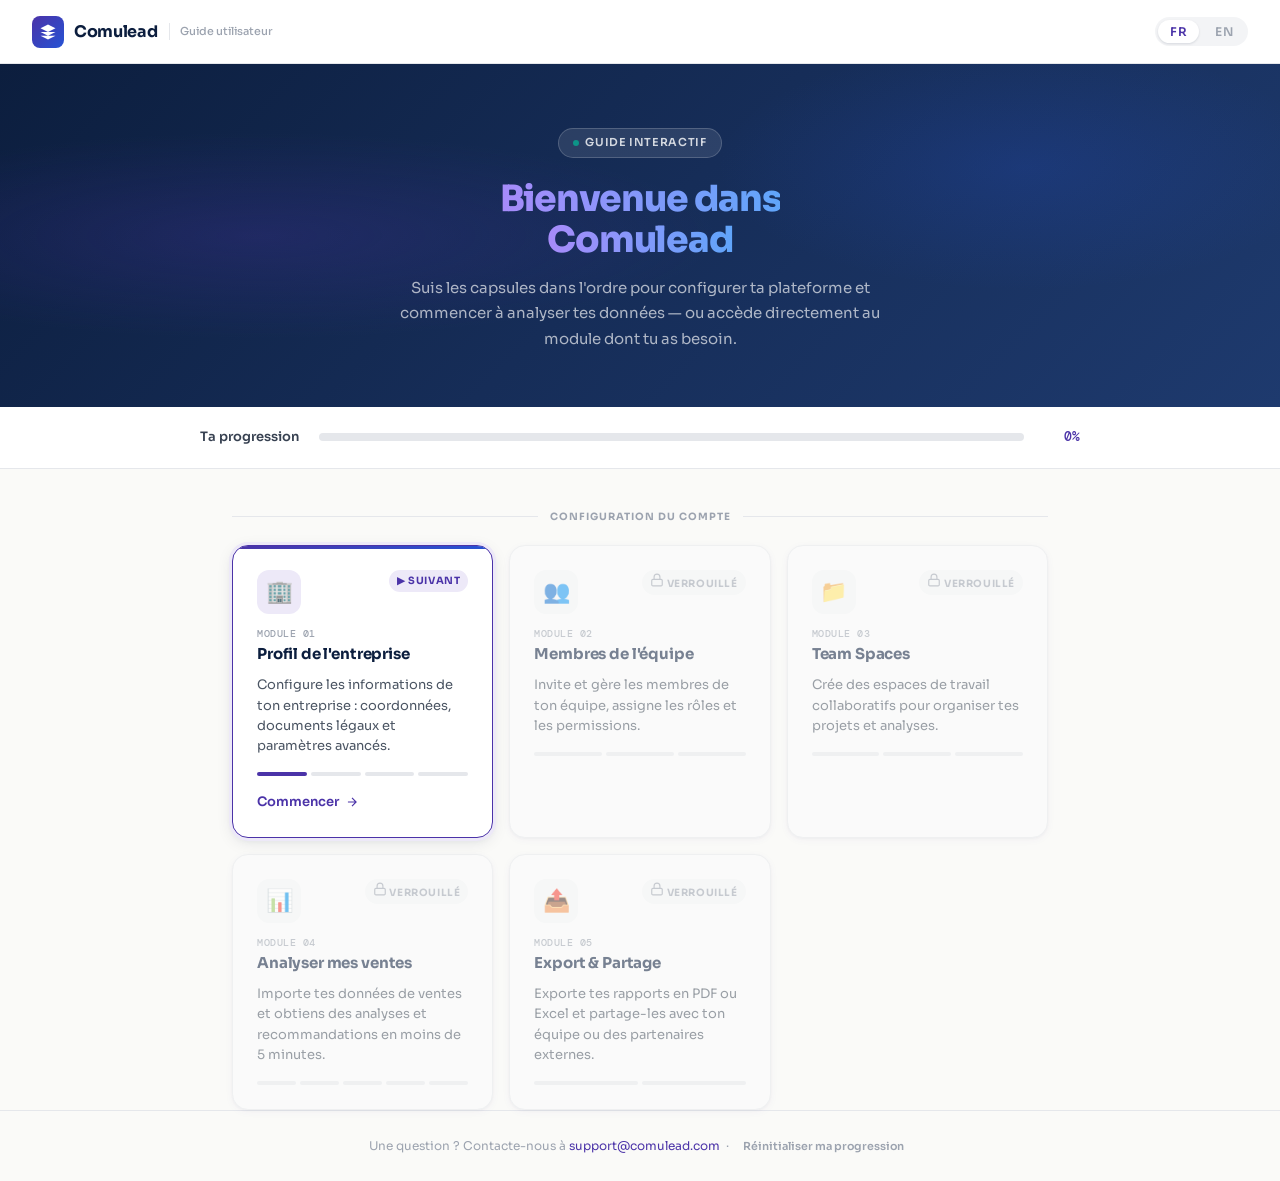
<file: index.html>
<!DOCTYPE html>
<html lang="fr">
<head>
<meta charset="UTF-8">
<meta name="viewport" content="width=device-width, initial-scale=1.0">
<title data-fr="Guide utilisateur — Comulead" data-en="User Guide — Comulead">Guide utilisateur — Comulead</title>
<link rel="stylesheet" href="assets/style.css">
<style>
  /* Hub-specific styles */
  .hub-sections { max-width: 880px; margin: 0 auto; padding: 0 32px; }
  .section-divider {
    display: flex;
    align-items: center;
    gap: 12px;
    margin: 40px 0 20px;
  }
  .section-divider-line { flex:1; height:1px; background: var(--gray-200); }
  .section-divider-label {
    font-size: 10px;
    font-weight: 700;
    letter-spacing: 0.10em;
    text-transform: uppercase;
    color: var(--gray-400);
    white-space: nowrap;
  }
  .hub-footer {
    border-top: 1px solid var(--gray-200);
    padding: 24px 32px;
    text-align: center;
  }
  .hub-footer p {
    font-size: 12px;
    color: var(--gray-400);
  }
  .hub-footer a { color: var(--violet); text-decoration: none; }
  .hub-footer a:hover { text-decoration: underline; }
  .reset-btn {
    font-size: 11px;
    font-weight: 600;
    color: var(--gray-400);
    background: none;
    border: none;
    cursor: pointer;
    font-family: var(--font-main);
    padding: 4px 8px;
    border-radius: 4px;
    transition: var(--transition);
  }
  .reset-btn:hover { color: var(--error); background: var(--error-pale); }
</style>
</head>
<body>

<!-- ── HEADER ────────────────────────────────────────────────── -->
<header class="guide-header">
  <a href="index.html" class="header-brand">
    <div class="header-logo">
      <svg viewBox="0 0 24 24"><path d="M12 2L2 7l10 5 10-5-10-5zM2 17l10 5 10-5M2 12l10 5 10-5"/></svg>
    </div>
    <span class="header-brand-name">Comulead</span>
    <span class="header-brand-sub" data-fr="Guide utilisateur" data-en="User Guide">Guide utilisateur</span>
  </a>
  <div class="header-right">
    <div class="lang-toggle">
      <button class="lang-btn active" data-lang="fr">FR</button>
      <button class="lang-btn" data-lang="en">EN</button>
    </div>
  </div>
</header>

<!-- ── HERO ──────────────────────────────────────────────────── -->
<section class="hub-hero">
  <div class="hub-hero-inner">
    <div class="hub-badge">
      <span class="hub-badge-dot"></span>
      <span data-fr="Guide interactif" data-en="Interactive guide">Guide interactif</span>
    </div>
    <h1 class="hub-title">
      <span data-fr="Bienvenue dans" data-en="Welcome to">Bienvenue dans</span><br>
      <span data-fr="Comulead" data-en="Comulead">Comulead</span>
    </h1>
    <p class="hub-subtitle" data-fr="Suis les capsules dans l'ordre pour configurer ta plateforme et commencer à analyser tes données — ou accède directement au module dont tu as besoin." data-en="Follow the capsules in order to set up your platform and start analyzing your data — or jump directly to the module you need.">
      Suis les capsules dans l'ordre pour configurer ta plateforme et commencer à analyser tes données — ou accède directement au module dont tu as besoin.
    </p>
  </div>
</section>

<!-- ── BARRE PROGRESSION GLOBALE ─────────────────────────────── -->
<div class="hub-progress-bar-section">
  <div class="hub-progress-inner">
    <span class="hub-progress-label" data-fr="Ta progression" data-en="Your progress">Ta progression</span>
    <div class="progress-track">
      <div class="progress-fill" id="globalProgressFill" style="width:0%"></div>
    </div>
    <span class="hub-progress-pct" id="globalProgressPct">0%</span>
  </div>
</div>

<!-- ── MODULES ────────────────────────────────────────────────── -->
<div class="hub-sections">

  <div class="section-divider">
    <div class="section-divider-line"></div>
    <span class="section-divider-label" data-fr="Configuration du compte" data-en="Account setup">Configuration du compte</span>
    <div class="section-divider-line"></div>
  </div>

  <div class="modules-grid" id="modulesGrid">
    <!-- Générés par JS -->
  </div>

</div>

<footer class="hub-footer">
  <p>
    <span data-fr="Une question ? Contacte-nous à" data-en="Need help? Reach us at">Une question ? Contacte-nous à</span>
    <a href="mailto:support@comulead.com">support@comulead.com</a>
    &nbsp;·&nbsp;
    <button class="reset-btn" id="resetProgress" data-fr="Réinitialiser ma progression" data-en="Reset my progress">Réinitialiser ma progression</button>
  </p>
</footer>

<script src="assets/core.js"></script>
<script>
/* ── DÉFINITION DES MODULES ───────────────────────────────────── */
const MODULES = [
  {
    id: 'module-01',
    file: 'module-01.html',
    icon: '🏢',
    num: '01',
    totalSteps: 4,
    fr: {
      title: 'Profil de l\'entreprise',
      desc: 'Configure les informations de ton entreprise : coordonnées, documents légaux et paramètres avancés.',
    },
    en: {
      title: 'Company Profile',
      desc: 'Set up your company information: contact details, legal documents, and advanced settings.',
    }
  },
  {
    id: 'module-02',
    file: 'module-02.html',
    icon: '👥',
    num: '02',
    totalSteps: 3,
    fr: {
      title: 'Membres de l\'équipe',
      desc: 'Invite et gère les membres de ton équipe, assigne les rôles et les permissions.',
    },
    en: {
      title: 'Team Members',
      desc: 'Invite and manage your team members, assign roles and permissions.',
    }
  },
  {
    id: 'module-03',
    file: 'module-03.html',
    icon: '📁',
    num: '03',
    totalSteps: 3,
    fr: {
      title: 'Team Spaces',
      desc: 'Crée des espaces de travail collaboratifs pour organiser tes projets et analyses.',
    },
    en: {
      title: 'Team Spaces',
      desc: 'Create collaborative workspaces to organize your projects and analyses.',
    }
  },
  {
    id: 'module-04',
    file: 'module-04.html',
    icon: '📊',
    num: '04',
    totalSteps: 5,
    fr: {
      title: 'Analyser mes ventes',
      desc: 'Importe tes données de ventes et obtiens des analyses et recommandations en moins de 5 minutes.',
    },
    en: {
      title: 'Analyze My Sales',
      desc: 'Import your sales data and get analyses and recommendations in less than 5 minutes.',
    }
  },
  {
    id: 'module-05',
    file: 'module-05.html',
    icon: '📤',
    num: '05',
    totalSteps: 2,
    fr: {
      title: 'Export & Partage',
      desc: 'Exporte tes rapports en PDF ou Excel et partage-les avec ton équipe ou des partenaires externes.',
    },
    en: {
      title: 'Export & Share',
      desc: 'Export your reports to PDF or Excel and share them with your team or external partners.',
    }
  },
];

const TOTAL_MODULES = MODULES.length;

/* ── RENDU GRILLE ─────────────────────────────────────────────── */
function renderHub() {
  const grid = document.getElementById('modulesGrid');
  const lang = Lang.get();
  let html = '';

  MODULES.forEach((mod) => {
    const done      = Progress.isModuleDone(mod.id);
    const unlocked  = Progress.isModuleUnlocked(mod.id);
    const completed = Progress.getCompletedSteps(mod.id);
    const content   = mod[lang];

    let state, badgeHtml, ctaHtml, cardClass;

    if (done) {
      state = 'done';
      cardClass = 'module-card done';
      badgeHtml = `<span class="card-badge badge-done">${lang === 'fr' ? '✓ Complété' : '✓ Done'}</span>`;
      ctaHtml   = `<div class="card-cta">
        ${lang === 'fr' ? 'Revoir' : 'Review'}
        ${svgArrowRight()}
      </div>`;
    } else if (unlocked) {
      const isCurrent = !done && unlocked;
      cardClass = `module-card${isCurrent ? ' current' : ''}`;
      badgeHtml = `<span class="card-badge badge-current">${lang === 'fr' ? '▶ Suivant' : '▶ Next'}</span>`;
      ctaHtml   = `<div class="card-cta">
        ${lang === 'fr' ? 'Commencer' : 'Start'}
        ${svgArrowRight()}
      </div>`;
    } else {
      cardClass = 'module-card locked';
      badgeHtml = `<span class="card-badge badge-locked">${svgLock()} ${lang === 'fr' ? 'Verrouillé' : 'Locked'}</span>`;
      ctaHtml   = '';
    }

    // Mini dots progress
    let dotsHtml = '<div class="card-steps">';
    for (let i = 0; i < mod.totalSteps; i++) {
      const isDone = completed.includes(i) || done;
      const isCurr = !done && i === completed.length;
      dotsHtml += `<div class="step-dot ${isDone ? 'done' : isCurr && unlocked ? 'curr' : ''}"></div>`;
    }
    dotsHtml += '</div>';

    const clickable = done || unlocked;

    html += `
      <div class="${cardClass}" role="article"
           ${clickable ? `onclick="window.location='${mod.file}'"` : ''}
           tabindex="${clickable ? 0 : -1}"
           onkeydown="if(event.key==='Enter' && ${clickable}) window.location='${mod.file}'">
        <div class="card-header">
          <div class="card-icon">${mod.icon}</div>
          ${badgeHtml}
        </div>
        <div>
          <div class="card-num">MODULE ${mod.num}</div>
          <div class="card-title">${content.title}</div>
        </div>
        <div class="card-desc">${content.desc}</div>
        ${dotsHtml}
        ${ctaHtml}
      </div>
    `;
  });

  grid.innerHTML = html;

  // Progression globale
  const pct = Progress.getGlobalPercent(TOTAL_MODULES);
  document.getElementById('globalProgressFill').style.width = pct + '%';
  document.getElementById('globalProgressPct').textContent  = pct + '%';
}

/* ── RESET ────────────────────────────────────────────────────── */
document.getElementById('resetProgress').addEventListener('click', () => {
  const lang = Lang.get();
  const msg = lang === 'fr'
    ? 'Réinitialiser toute ta progression ? Cette action est irréversible.'
    : 'Reset all your progress? This action cannot be undone.';
  if (confirm(msg)) {
    Progress.reset();
    renderHub();
  }
});

/* ── INIT ─────────────────────────────────────────────────────── */
document.addEventListener('DOMContentLoaded', () => {
  renderHub();
  // Re-render quand langue change
  document.querySelectorAll('.lang-btn').forEach(btn => {
    btn.addEventListener('click', () => setTimeout(renderHub, 10));
  });
});
</script>
</body>
</html>
</file>
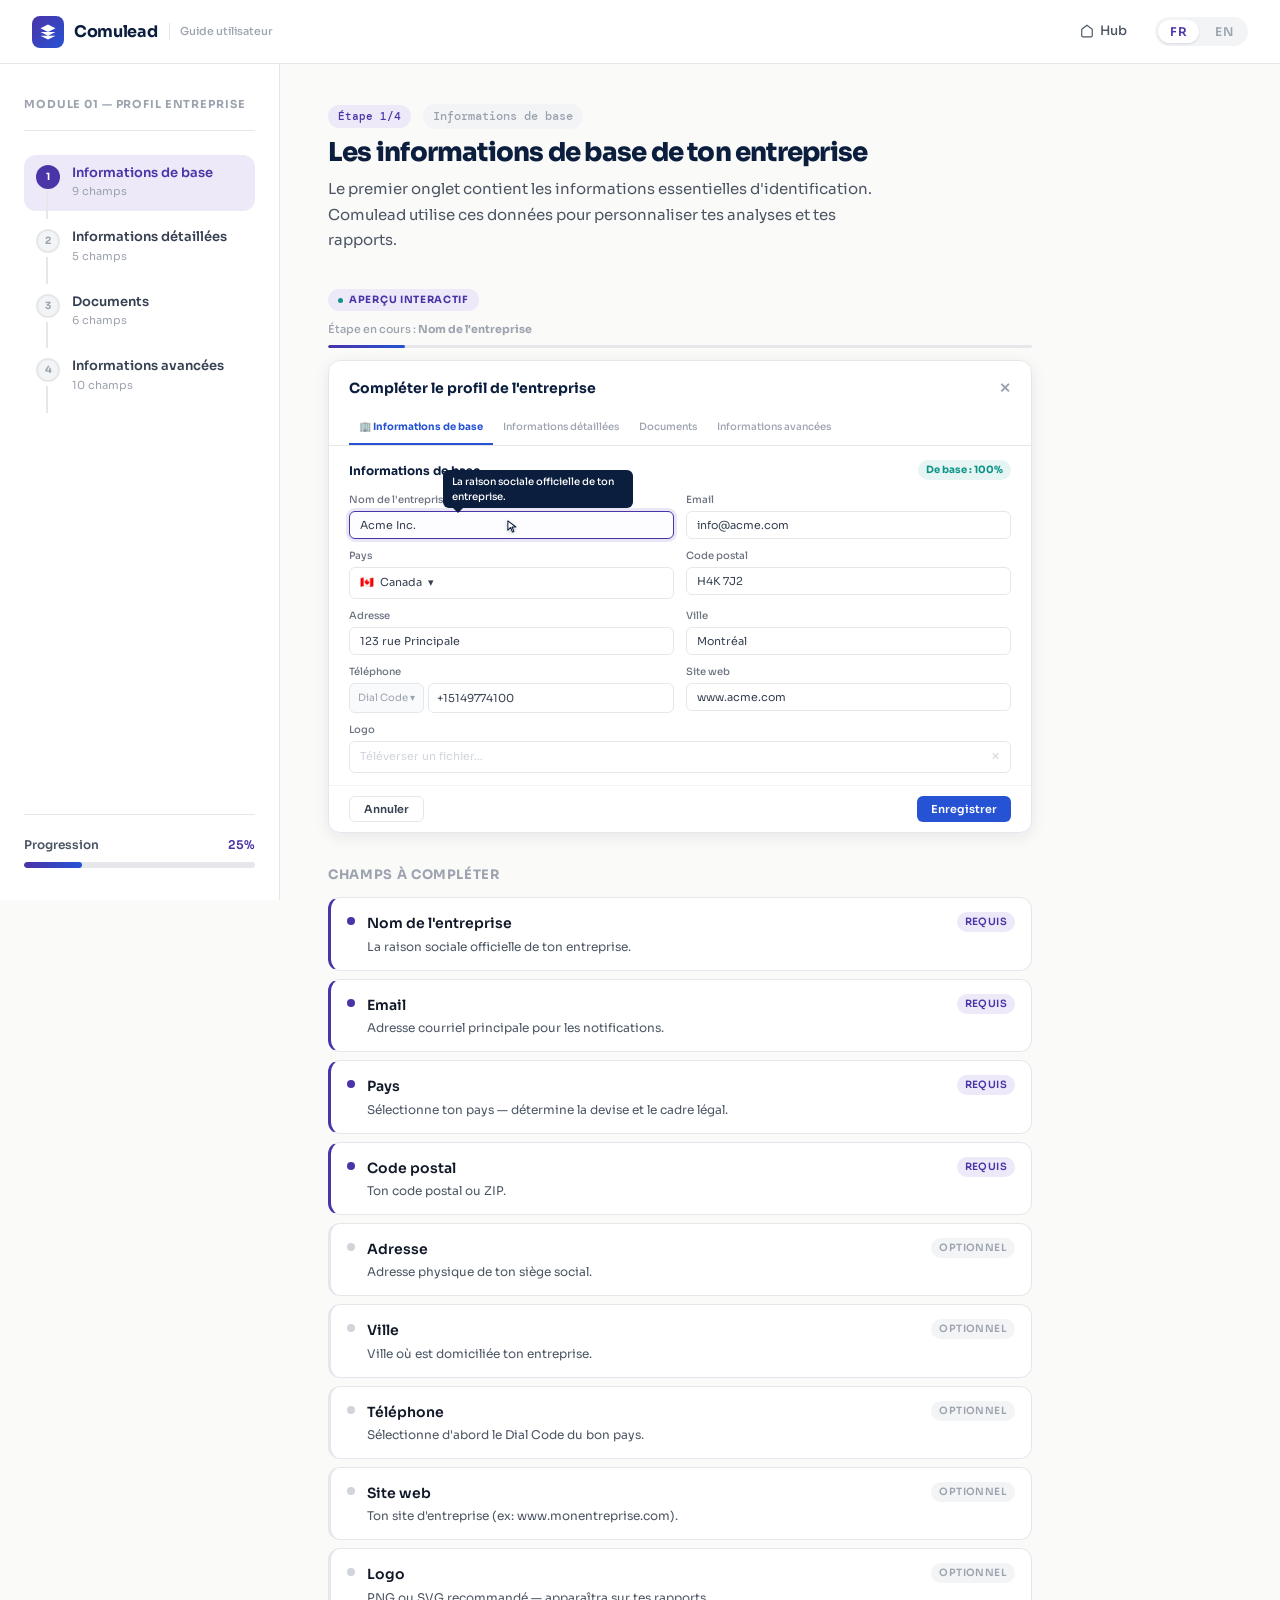
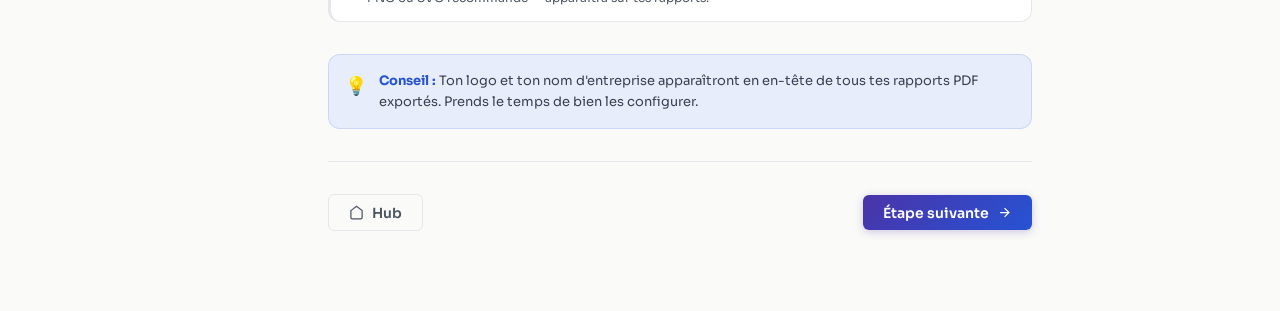
<file: module-01.html>
<!DOCTYPE html>
<html lang="fr">
<head>
<meta charset="UTF-8">
<meta name="viewport" content="width=device-width, initial-scale=1.0">
<title>Module 01 — Profil de l'entreprise</title>
<link rel="stylesheet" href="assets/style.css">
<style>
/* ── COMPOSANTS ANIMÉS INLINE ─────────────────────────── */
@import url('https://fonts.googleapis.com/css2?family=Sora:wght@400;500;600;700&display=swap');
.anim-wrap { margin-bottom: 32px; }
.anim-badge { display:inline-flex; align-items:center; gap:6px; font-size:10px; font-weight:700; letter-spacing:.07em; text-transform:uppercase; color:#4B33A8; background:#EDE9F8; padding:3px 10px; border-radius:20px; margin-bottom:10px; }
.anim-badge-dot { width:5px; height:5px; border-radius:50%; background:#0D9488; animation:abd 2s ease-in-out infinite; }
@keyframes abd{0%,100%{opacity:1;transform:scale(1)}50%{opacity:.5;transform:scale(1.5)}}
.anim-stepind { font-size:11px; color:#9CA3AF; margin-bottom:6px; font-weight:500; font-family:'Sora',sans-serif; }
.anim-pbar { height:3px; background:#E5E7EB; border-radius:2px; margin-bottom:12px; overflow:hidden; }
.anim-pfill { height:100%; background:linear-gradient(90deg,#4B33A8,#2653D4); border-radius:2px; transition:width .35s; }
.mshell { background:#fff; border-radius:12px; border:1px solid #E5E7EB; overflow:hidden; position:relative; box-shadow:0 4px 16px rgba(12,30,62,.08); }
.mheader { padding:16px 20px 0; border-bottom:1px solid #E5E7EB; }
.mtitle-row { font-size:14px; font-weight:700; color:#0C1E3E; margin-bottom:12px; display:flex; justify-content:space-between; align-items:center; font-family:'Sora',sans-serif; }
.mclose { font-size:14px; color:#9CA3AF; }
.mtabs { display:flex; overflow-x:auto; }
.mtab { font-size:10px; font-weight:500; padding:8px 10px; color:#9CA3AF; border-bottom:2px solid transparent; display:flex; align-items:center; gap:4px; white-space:nowrap; font-family:'Sora',sans-serif; }
.mtab.active { color:#2653D4; border-bottom-color:#2653D4; font-weight:700; }
.mbody { padding:14px 20px 12px; }
.sechdr { display:flex; justify-content:space-between; align-items:center; margin-bottom:12px; }
.sectitle { font-size:12px; font-weight:700; color:#0C1E3E; font-family:'Sora',sans-serif; }
.secbadge-g { font-size:10px; font-weight:700; color:#0D9488; background:#E6F4F3; padding:2px 8px; border-radius:20px; }
.secbadge-o { font-size:10px; font-weight:700; color:#D97706; background:#FEF3C7; padding:2px 8px; border-radius:20px; }
.fgrid { display:grid; grid-template-columns:1fr 1fr; gap:9px 12px; }
.ffield { display:flex; flex-direction:column; gap:3px; }
.ffield.full { grid-column:1/-1; }
.flabel { font-size:10px; font-weight:500; color:#6B7280; font-family:'Sora',sans-serif; }
.finput { border:1.5px solid #E5E7EB; border-radius:6px; padding:6px 10px; font-size:11px; font-family:'Sora',sans-serif; font-weight:400; color:#374151; background:#fff; transition:border-color .2s,box-shadow .2s; outline:none; width:100%; box-sizing:border-box; }
.finput.hl { border-color:#4B33A8; box-shadow:0 0 0 3px rgba(75,51,168,.12); background:#FDFCFF; }
.fselect { border:1.5px solid #E5E7EB; border-radius:6px; padding:6px 10px; font-size:11px; font-family:'Sora',sans-serif; font-weight:400; color:#374151; background:#fff; transition:border-color .2s,box-shadow .2s; display:flex; align-items:center; gap:5px; }
.fselect.hl { border-color:#4B33A8; box-shadow:0 0 0 3px rgba(75,51,168,.12); background:#FDFCFF; }
.telgrp { display:flex; gap:4px; }
.telcode { border:1.5px solid #E5E7EB; border-radius:6px; padding:6px 8px; font-size:10px; font-family:'Sora',sans-serif; color:#9CA3AF; background:#F9FAFB; min-width:64px; text-align:center; transition:border-color .2s,box-shadow .2s; }
.telnum { flex:1; border:1.5px solid #E5E7EB; border-radius:6px; padding:6px 8px; font-size:11px; font-family:'Sora',sans-serif; font-weight:400; color:#374151; background:#fff; transition:border-color .2s,box-shadow .2s; box-sizing:border-box; }
.telgrp.hl .telcode,.telgrp.hl .telnum { border-color:#4B33A8; box-shadow:0 0 0 3px rgba(75,51,168,.12); }
.logofield { border:1.5px solid #E5E7EB; border-radius:6px; padding:6px 10px; font-size:11px; font-family:'Sora',sans-serif; color:#D1D5DB; background:#fff; display:flex; justify-content:space-between; align-items:center; transition:border-color .2s,box-shadow .2s; }
.logofield.hl { border-color:#4B33A8; box-shadow:0 0 0 3px rgba(75,51,168,.12); }
.mfooter { padding:10px 20px; border-top:1px solid #F3F4F6; display:flex; justify-content:space-between; }
.bcancel { font-size:11px; font-weight:600; color:#374151; background:#fff; border:1.5px solid #E5E7EB; padding:5px 14px; border-radius:6px; cursor:pointer; font-family:'Sora',sans-serif; }
.bsave { font-size:11px; font-weight:600; color:#fff; background:#2653D4; border:none; padding:5px 14px; border-radius:6px; cursor:pointer; font-family:'Sora',sans-serif; }
.acursor { position:absolute; width:15px; height:15px; pointer-events:none; z-index:99; transition:left .4s cubic-bezier(.4,0,.2,1),top .4s cubic-bezier(.4,0,.2,1); filter:drop-shadow(0 1px 2px rgba(0,0,0,.2)); }
.attip { position:absolute; background:#0C1E3E; color:#fff; font-size:10px; font-family:'Sora',sans-serif; font-weight:500; padding:4px 9px; border-radius:6px; pointer-events:none; z-index:100; opacity:0; transition:opacity .2s; max-width:190px; line-height:1.5; }
.attip::after { content:''; position:absolute; bottom:-5px; left:10px; border:5px solid transparent; border-bottom:none; border-top-color:#0C1E3E; }
/* Documents spécifique */
.doc-grid { display:grid; grid-template-columns:repeat(3,1fr); gap:8px; margin-bottom:12px; }
.doc-btn { border:1.5px solid #E5E7EB; border-radius:8px; padding:10px 8px; font-size:10px; font-family:'Sora',sans-serif; font-weight:500; color:#374151; background:#fff; cursor:pointer; display:flex; align-items:center; gap:6px; transition:border-color .2s,box-shadow .2s,background .2s; }
.doc-btn.selected { border-color:#2653D4; background:#EEF3FD; color:#2653D4; }
.doc-btn.hl { border-color:#4B33A8; box-shadow:0 0 0 3px rgba(75,51,168,.12); background:#FDFCFF; }
.doc-btn.hl.selected { border-color:#4B33A8; background:#EDE9F8; }
.doc-icon { font-size:14px; }
.doc-upload-row { display:grid; grid-template-columns:1fr 1fr; gap:9px; }
.doc-center-label { font-size:10px; font-weight:600; color:#6B7280; text-align:center; margin-bottom:8px; font-family:'Sora',sans-serif; }
/* Avancées spécifique */
.adv-grid { display:grid; grid-template-columns:1fr 1fr; gap:9px 12px; }
.adv-field { display:flex; flex-direction:column; gap:3px; }
.adv-field.full { grid-column:1/-1; }
.adv-textarea { border:1.5px solid #E5E7EB; border-radius:6px; padding:6px 10px; font-size:11px; font-family:'Sora',sans-serif; font-weight:400; color:#374151; background:#fff; transition:border-color .2s,box-shadow .2s; resize:none; height:52px; width:100%; box-sizing:border-box; }
.adv-textarea.hl { border-color:#4B33A8; box-shadow:0 0 0 3px rgba(75,51,168,.12); background:#FDFCFF; }
.adv-spinner { border:1.5px solid #E5E7EB; border-radius:6px; padding:6px 10px; font-size:11px; font-family:'Sora',sans-serif; color:#374151; background:#fff; display:flex; justify-content:space-between; align-items:center; transition:border-color .2s,box-shadow .2s; }
.adv-spinner.hl { border-color:#4B33A8; box-shadow:0 0 0 3px rgba(75,51,168,.12); background:#FDFCFF; }
.spin-arrows { color:#9CA3AF; font-size:10px; }
</style>
</head>
<body>

<header class="guide-header">
  <a href="index.html" class="header-brand">
    <div class="header-logo">
      <svg viewBox="0 0 24 24" fill="white"><path d="M12 2L2 7l10 5 10-5-10-5zM2 17l10 5 10-5M2 12l10 5 10-5"/></svg>
    </div>
    <span class="header-brand-name">Comulead</span>
    <span class="header-brand-sub" data-fr="Guide utilisateur" data-en="User Guide">Guide utilisateur</span>
  </a>
  <div class="header-right">
    <a href="index.html" class="back-to-hub">
      <svg viewBox="0 0 24 24" fill="none" stroke="currentColor" stroke-width="2"><path d="M3 9l9-7 9 7v11a2 2 0 01-2 2H5a2 2 0 01-2-2z"/></svg>
      <span data-fr="Hub" data-en="Hub">Hub</span>
    </a>
    <div class="lang-toggle">
      <button class="lang-btn active" data-lang="fr">FR</button>
      <button class="lang-btn" data-lang="en">EN</button>
    </div>
  </div>
</header>

<div class="capsule-layout">
  <aside class="capsule-sidebar" id="capsuleSidebar"></aside>
  <main class="capsule-main" id="capsuleMain"></main>
</div>

<script src="assets/core.js"></script>
<script>
const MODULE_ID = 'module-01';

/* ══════════════════════════════════════════════════════════════
   CONTENU BILINGUE — 4 ÉTAPES
══════════════════════════════════════════════════════════════ */
const STEPS_DATA = [

/* ── ÉTAPE 1 : Informations de base ──────────────────────── */
{
  fr:{
    tab:'Informations de base', tabIcon:'🏢',
    title:'Les informations de base de ton entreprise',
    intro:'Le premier onglet contient les informations essentielles d\'identification. Comulead utilise ces données pour personnaliser tes analyses et tes rapports.',
    fieldsTitle:'Champs à compléter',
    tip:'<strong>Conseil :</strong> Ton logo et ton nom d\'entreprise apparaîtront en en-tête de tous tes rapports PDF exportés. Prends le temps de bien les configurer.',
    animStepLabel:'Étape en cours',
    animBadge:'Aperçu interactif',
    cancel:'Annuler', save:'Enregistrer',
    sectionTitle:'Informations de base', sectionBadge:'De base : 100%',
    tabs:['🏢 Informations de base','Informations détaillées','Documents','Informations avancées'],
    modalTitle:'Compléter le profil de l\'entreprise',
    animSteps:[
      {id:'i-company', label:'Nom de l\'entreprise', tip:'La raison sociale officielle de ton entreprise.'},
      {id:'i-email',   label:'Email',                tip:'Adresse courriel pour communications et notifications.'},
      {id:'i-pays',    label:'Pays',                 tip:'Détermine la devise et le cadre réglementaire.'},
      {id:'i-postal',  label:'Code postal',          tip:'Ton code postal ou ZIP.'},
      {id:'i-adresse', label:'Adresse',              tip:'Adresse physique de ton siège social.'},
      {id:'i-ville',   label:'Ville',                tip:'Ville où est domiciliée ton entreprise.'},
      {id:'i-tel',     label:'Téléphone',            tip:'Sélectionne d\'abord le Dial Code, puis entre ton numéro.'},
      {id:'i-web',     label:'Site web',             tip:'Ton site d\'entreprise (ex: www.monentreprise.com).'},
      {id:'i-logo',    label:'Logo',                 tip:'Téléverse ton logo — apparaîtra sur tes rapports PDF.'},
    ],
    fields:[
      {name:'Nom de l\'entreprise', hint:'La raison sociale officielle de ton entreprise.',      required:true},
      {name:'Email',                hint:'Adresse courriel principale pour les notifications.',   required:true},
      {name:'Pays',                 hint:'Sélectionne ton pays — détermine la devise et le cadre légal.', required:true},
      {name:'Code postal',          hint:'Ton code postal ou ZIP.',                              required:true},
      {name:'Adresse',              hint:'Adresse physique de ton siège social.',                required:false},
      {name:'Ville',                hint:'Ville où est domiciliée ton entreprise.',              required:false},
      {name:'Téléphone',            hint:'Sélectionne d\'abord le Dial Code du bon pays.',      required:false},
      {name:'Site web',             hint:'Ton site d\'entreprise (ex: www.monentreprise.com).',  required:false},
      {name:'Logo',                 hint:'PNG ou SVG recommandé — apparaîtra sur tes rapports.', required:false},
    ]
  },
  en:{
    tab:'Basic Information', tabIcon:'🏢',
    title:'Your company\'s basic information',
    intro:'The first tab contains essential identification details. Comulead uses this information to personalize your analyses and reports.',
    fieldsTitle:'Fields to fill in',
    tip:'<strong>Tip:</strong> Your logo and company name will appear in the header of all exported PDF reports. Take time to configure these properly.',
    animStepLabel:'Current step',
    animBadge:'Interactive preview',
    cancel:'Cancel', save:'Save',
    sectionTitle:'Basic information', sectionBadge:'Basic: 100%',
    tabs:['🏢 Basic information','Detailed information','Documents','Advanced settings'],
    modalTitle:'Complete company profile',
    animSteps:[
      {id:'i-company', label:'Company name', tip:'The official legal name of your company.'},
      {id:'i-email',   label:'Email',        tip:'Main email for communications and notifications.'},
      {id:'i-pays',    label:'Country',      tip:'Determines your currency and regulatory framework.'},
      {id:'i-postal',  label:'Postal code',  tip:'Your postal or ZIP code.'},
      {id:'i-adresse', label:'Address',      tip:'Physical address of your head office.'},
      {id:'i-ville',   label:'City',         tip:'City where your company is registered.'},
      {id:'i-tel',     label:'Phone',        tip:'First select the Dial Code, then enter your number.'},
      {id:'i-web',     label:'Website',      tip:'Your company website (e.g., www.mycompany.com).'},
      {id:'i-logo',    label:'Logo',         tip:'Upload your logo — it will appear on exported PDF reports.'},
    ],
    fields:[
      {name:'Company name', hint:'The official legal name of your company.',            required:true},
      {name:'Email',        hint:'Main email address for communications.',               required:true},
      {name:'Country',      hint:'Select your country — determines currency and legal framework.', required:true},
      {name:'Postal code',  hint:'Your postal or ZIP code.',                            required:true},
      {name:'Address',      hint:'Physical address of your head office.',               required:false},
      {name:'City',         hint:'City where your company is registered.',              required:false},
      {name:'Phone',        hint:'First select the correct Dial Code for your country.',required:false},
      {name:'Website',      hint:'Your company website (e.g., www.mycompany.com).',     required:false},
      {name:'Logo',         hint:'PNG or SVG recommended — will appear on your reports.',required:false},
    ]
  },
  animId:'anim-step1',
  buildAnim: function(lang){ return buildAnimBase(lang, this.animId); }
},

/* ── ÉTAPE 2 : Informations détaillées ───────────────────── */
{
  fr:{
    tab:'Informations détaillées', tabIcon:'📋',
    title:'Le profil détaillé de ton entreprise',
    intro:'Ces informations permettent à Cortex AI de mieux comprendre ton contexte et de calibrer ses recommandations à la réalité de ton entreprise.',
    fieldsTitle:'Champs à compléter',
    tip:'<strong>Important :</strong> Plus ta description d\'activité est précise, plus les recommandations de Cortex AI seront pertinentes pour ton secteur.',
    animStepLabel:'Étape en cours',
    animBadge:'Aperçu interactif',
    cancel:'Annuler', save:'Enregistrer',
    sectionTitle:'Informations détaillées', sectionBadge:'Entreprise : 100%',
    tabs:['🏢 Informations de base','Informations détaillées','Documents','Informations avancées'],
    modalTitle:'Compléter le profil de l\'entreprise',
    animSteps:[
      {id:'d-slogan',  label:'Slogan',               tip:'Ton tagline ou slogan d\'entreprise.'},
      {id:'d-forme',   label:'Forme juridique',       tip:'SA, SARL, Inc., etc.'},
      {id:'d-annee',   label:'Année de création',     tip:'Utilisée pour les analyses comparatives.'},
      {id:'d-employes',label:'Nombre d\'employés',    tip:'Comulead adapte ses benchmarks selon cette donnée.'},
      {id:'d-desc',    label:'Description de l\'activité', tip:'2-3 phrases sur ton activité principale.'},
    ],
    fields:[
      {name:'Slogan',                hint:'Ton slogan ou tagline d\'entreprise.',                          required:false},
      {name:'Forme juridique',       hint:'Statut légal de ton entreprise (SA, SARL, Inc., etc.).',       required:false},
      {name:'Année de création',     hint:'Utilisée pour calculer l\'ancienneté dans les analyses.',      required:false},
      {name:'Nombre d\'employés',    hint:'Comulead adapte ses benchmarks selon la taille de l\'équipe.', required:false},
      {name:'Description de l\'activité', hint:'Décris ton activité en 2-3 phrases. Aide Cortex AI à contextualiser.', required:false},
    ]
  },
  en:{
    tab:'Detailed Information', tabIcon:'📋',
    title:'Your company\'s detailed profile',
    intro:'This information helps Cortex AI better understand your context and calibrate its recommendations to your business reality.',
    fieldsTitle:'Fields to fill in',
    tip:'<strong>Important:</strong> The more precise your business description, the more relevant Cortex AI\'s recommendations will be for your sector.',
    animStepLabel:'Current step',
    animBadge:'Interactive preview',
    cancel:'Cancel', save:'Save',
    sectionTitle:'Detailed information', sectionBadge:'Company: 100%',
    tabs:['🏢 Basic information','Detailed information','Documents','Advanced settings'],
    modalTitle:'Complete company profile',
    animSteps:[
      {id:'d-slogan',  label:'Tagline',           tip:'Your company tagline or slogan.'},
      {id:'d-forme',   label:'Legal form',         tip:'Inc., LLC, SA, etc.'},
      {id:'d-annee',   label:'Year founded',       tip:'Used for comparative analyses.'},
      {id:'d-employes',label:'Number of employees',tip:'Comulead adjusts benchmarks based on team size.'},
      {id:'d-desc',    label:'Business description',tip:'2-3 sentences about your main activity.'},
    ],
    fields:[
      {name:'Tagline',             hint:'Your company tagline or slogan.',                              required:false},
      {name:'Legal form',          hint:'Legal status of your company (Inc., LLC, SA, etc.).',         required:false},
      {name:'Year founded',        hint:'Used to calculate seniority in comparative analyses.',         required:false},
      {name:'Number of employees', hint:'Comulead adjusts its benchmarks based on team size.',         required:false},
      {name:'Business description',hint:'Describe your activity in 2-3 sentences. Helps Cortex AI contextualize.', required:false},
    ]
  },
  animId:'anim-step2',
  buildAnim: function(lang){ return buildAnimDetail(lang, this.animId); }
},

/* ── ÉTAPE 3 : Documents ─────────────────────────────────── */
{
  fr:{
    tab:'Documents', tabIcon:'📄',
    title:'Les documents officiels de l\'entreprise',
    intro:'Téléverse les documents légaux de ton entreprise. Clique sur le type de document souhaité pour le sélectionner (fond bleu), puis téléverse le fichier correspondant.',
    fieldsTitle:'Types de documents acceptés',
    tip:'<strong>Note :</strong> Taille maximale 1 Mo par document. Le curseur illustre la séquence : sélectionner le type → téléverser le fichier → entrer le numéro si applicable.',
    animStepLabel:'Étape en cours',
    animBadge:'Aperçu interactif',
    cancel:'Annuler', save:'Enregistrer',
    sectionTitle:'Documents de l\'entreprise', sectionBadge:'Documents : 33%',
    tabs:['🏢 Informations de base','Informations détaillées','Documents','Informations avancées'],
    modalTitle:'Compléter le profil de l\'entreprise',
    animSteps:[
      {id:'doc-immat',   label:'Certificat d\'immatriculation', tip:'Clique pour sélectionner ce type de document.'},
      {id:'doc-upload',  label:'Document justificatif',         tip:'Téléverse le fichier (< 1 Mo).'},
      {id:'doc-fiscal',  label:'N° d\'identification fiscale',  tip:'Entre ton numéro fiscal si applicable.'},
      {id:'doc-commerce',label:'Registre du commerce',          tip:'Clique pour sélectionner ce type.'},
      {id:'doc-tva',     label:'Certificat TVA',                tip:'Clique pour sélectionner ce type.'},
      {id:'doc-id',      label:'Pièce d\'identité dirigeant',   tip:'Clique pour sélectionner ce type.'},
    ],
    docTypes:[
      {id:'doc-immat',   icon:'📄', label:'Certificat d\'immatriculation', selected:true},
      {id:'doc-commerce',icon:'🏛', label:'Registre du commerce',          selected:false},
      {id:'doc-certfis', icon:'🧾', label:'Certificat d\'identification fiscale', selected:false},
      {id:'doc-statuts', icon:'📝', label:'Statuts de l\'entreprise',       selected:false},
      {id:'doc-tva',     icon:'💼', label:'Certificat d\'immatriculation TVA', selected:false},
      {id:'doc-id',      icon:'🪪', label:'Pièce d\'identité du dirigeant', selected:false},
    ],
    uploadLabel:'Document justificatif (< 1 Mo)',
    fiscalLabel:'Numéro d\'identification fiscale',
    fiscalPlaceholder:'Non fourni',
    uploadPlaceholder:'Téléverser…',
    fields:[
      {name:'Certificat d\'immatriculation',      hint:'Document officiel d\'enregistrement de ton entreprise.',    required:false},
      {name:'Registre du commerce',               hint:'Extrait prouvant l\'existence légale de l\'entreprise.',    required:false},
      {name:'Certificat d\'identification fiscale',hint:'Ton numéro et certificat fiscal (NIF/TIN).',               required:false},
      {name:'Statuts de l\'entreprise',           hint:'Les statuts constitutifs de ta société.',                   required:false},
      {name:'Certificat d\'immatriculation TVA',  hint:'Si applicable — ton numéro de TVA/TPS.',                    required:false},
      {name:'Pièce d\'identité du dirigeant',     hint:'Carte d\'identité ou passeport du représentant légal.',    required:false},
    ]
  },
  en:{
    tab:'Documents', tabIcon:'📄',
    title:'Your company\'s official documents',
    intro:'Upload your company\'s legal documents. Click on the desired document type to select it (blue background), then upload the corresponding file.',
    fieldsTitle:'Accepted document types',
    tip:'<strong>Note:</strong> Maximum 1 MB per document. The cursor illustrates the sequence: select type → upload file → enter number if applicable.',
    animStepLabel:'Current step',
    animBadge:'Interactive preview',
    cancel:'Cancel', save:'Save',
    sectionTitle:'Company documents', sectionBadge:'Documents: 33%',
    tabs:['🏢 Basic information','Detailed information','Documents','Advanced settings'],
    modalTitle:'Complete company profile',
    animSteps:[
      {id:'doc-immat',   label:'Certificate of incorporation', tip:'Click to select this document type.'},
      {id:'doc-upload',  label:'Supporting document',          tip:'Upload the file (< 1 MB).'},
      {id:'doc-fiscal',  label:'Tax identification number',    tip:'Enter your tax number if applicable.'},
      {id:'doc-commerce',label:'Trade register',               tip:'Click to select this type.'},
      {id:'doc-tva',     label:'VAT certificate',              tip:'Click to select this type.'},
      {id:'doc-id',      label:'Director\'s ID',               tip:'Click to select this type.'},
    ],
    docTypes:[
      {id:'doc-immat',   icon:'📄', label:'Certificate of incorporation', selected:true},
      {id:'doc-commerce',icon:'🏛', label:'Trade register',               selected:false},
      {id:'doc-certfis', icon:'🧾', label:'Tax identification certificate',selected:false},
      {id:'doc-statuts', icon:'📝', label:'Company bylaws',               selected:false},
      {id:'doc-tva',     icon:'💼', label:'VAT registration certificate', selected:false},
      {id:'doc-id',      icon:'🪪', label:'Director\'s ID',               selected:false},
    ],
    uploadLabel:'Supporting document (< 1 MB)',
    fiscalLabel:'Tax identification number',
    fiscalPlaceholder:'Not provided',
    uploadPlaceholder:'Upload…',
    fields:[
      {name:'Certificate of incorporation',    hint:'Official registration document for your company.',     required:false},
      {name:'Trade register',                  hint:'Extract proving the legal existence of the company.',  required:false},
      {name:'Tax identification certificate',  hint:'Your tax identification number and certificate.',      required:false},
      {name:'Company bylaws',                  hint:'The articles of incorporation of your company.',       required:false},
      {name:'VAT registration certificate',    hint:'If applicable — your VAT/GST number.',                required:false},
      {name:'Director\'s ID',                  hint:'Identity card or passport of the legal representative.',required:false},
    ]
  },
  animId:'anim-step3',
  buildAnim: function(lang){ return buildAnimDocs(lang, this.animId); }
},

/* ── ÉTAPE 4 : Informations avancées ─────────────────────── */
{
  fr:{
    tab:'Informations avancées', tabIcon:'⚙️',
    title:'Le contexte stratégique de ton entreprise',
    intro:'Ces données sont au cœur de Cortex AI. Elles permettent à la plateforme de calibrer ses analyses comparatives et de produire des recommandations vraiment adaptées à ton marché.',
    fieldsTitle:'Champs à compléter',
    tip:'<strong>Ces données sont déterminantes :</strong> Cortex AI utilise ton secteur, ta zone géographique et tes objectifs pour calibrer chaque analyse. Plus tu complètes cette section, plus les insights seront précis.',
    animStepLabel:'Étape en cours',
    animBadge:'Aperçu interactif',
    cancel:'Annuler', save:'Enregistrer',
    sectionTitle:'Informations avancées', sectionBadge:'Avancé : 89%',
    tabs:['🏢 Informations de base','Informations détaillées','Documents','Informations avancées'],
    modalTitle:'Compléter le profil de l\'entreprise',
    animSteps:[
      {id:'a-secteurs',  label:'Secteurs',                  tip:'Sélectionne ton ou tes secteurs d\'activité principaux.'},
      {id:'a-clients',   label:'Types de clients',          tip:'B2B Entreprises, B2C Particuliers, B2G Gouvernement…'},
      {id:'a-mensuel',   label:'Clients mensuels',          tip:'Nombre moyen de clients actifs par mois.'},
      {id:'a-ca',        label:'Chiffre d\'affaires mensuel',tip:'En milliers — utilisé pour les benchmarks sectoriels.'},
      {id:'a-zone',      label:'Zone géographique',         tip:'Local, Régional, National, International.'},
      {id:'a-concurrents',label:'Concurrents principaux',   tip:'2-3 concurrents directs, séparés par des virgules.'},
      {id:'a-produits',  label:'Produits/services',         tip:'Tes 2-3 offres principales — contextualisent les analyses.'},
      {id:'a-defis',     label:'Défis actuels',             tip:'Influence la priorisation des recommandations.'},
      {id:'a-objectifs', label:'Objectifs à court terme',   tip:'Tes objectifs sur 3-6 mois — aligne les recommandations.'},
    ],
    fields:[
      {name:'Secteurs',                   hint:'Sélectionne ton ou tes secteurs d\'activité principaux.',           required:true},
      {name:'Précisez si autre',          hint:'Si ton secteur n\'est pas dans la liste, décris-le ici.',           required:false},
      {name:'Types de clients',           hint:'B2B Entreprises, B2C Particuliers, B2G Gouvernement, etc.',        required:false},
      {name:'Clients mensuels',           hint:'Nombre moyen de clients actifs par mois — clé pour les tendances.',required:false},
      {name:'Chiffre d\'affaires mensuel',hint:'En milliers — utilisé pour les benchmarks sectoriels.',            required:false},
      {name:'Zone géographique',          hint:'Local, Régional, National ou International.',                       required:false},
      {name:'Concurrents principaux',     hint:'2-3 concurrents directs, séparés par des virgules.',               required:false},
      {name:'Produits/services principaux',hint:'Tes 2-3 offres principales — contextualisent les analyses ventes.',required:false},
      {name:'Défis actuels',              hint:'Défis opérationnels ou commerciaux — influence les recommandations.',required:false},
      {name:'Objectifs à court terme',    hint:'Tes objectifs sur 3-6 mois — aligne les recommandations.',         required:false},
    ]
  },
  en:{
    tab:'Advanced Settings', tabIcon:'⚙️',
    title:'Your company\'s strategic context',
    intro:'This data is at the core of Cortex AI. It allows the platform to calibrate its comparative analyses and produce recommendations truly tailored to your market.',
    fieldsTitle:'Fields to fill in',
    tip:'<strong>This data is critical:</strong> Cortex AI uses your sector, geographic area and goals to calibrate every analysis. The more you complete this section, the more precise the insights will be.',
    animStepLabel:'Current step',
    animBadge:'Interactive preview',
    cancel:'Cancel', save:'Save',
    sectionTitle:'Advanced settings', sectionBadge:'Advanced: 89%',
    tabs:['🏢 Basic information','Detailed information','Documents','Advanced settings'],
    modalTitle:'Complete company profile',
    animSteps:[
      {id:'a-secteurs',  label:'Sectors',             tip:'Select your main business sector(s).'},
      {id:'a-clients',   label:'Client types',         tip:'B2B Companies, B2C Consumers, B2G Government…'},
      {id:'a-mensuel',   label:'Monthly clients',      tip:'Average number of active clients per month.'},
      {id:'a-ca',        label:'Monthly revenue',      tip:'In thousands — used for sector benchmarks.'},
      {id:'a-zone',      label:'Geographic area',      tip:'Local, Regional, National, International.'},
      {id:'a-concurrents',label:'Main competitors',    tip:'2-3 direct competitors, separated by commas.'},
      {id:'a-produits',  label:'Products/services',    tip:'Your 2-3 main offerings — contextualize analyses.'},
      {id:'a-defis',     label:'Current challenges',   tip:'Influences the prioritization of recommendations.'},
      {id:'a-objectifs', label:'Short-term goals',     tip:'Your 3-6 month goals — aligns recommendations.'},
    ],
    fields:[
      {name:'Sectors',               hint:'Select your main business sector(s).',                          required:true},
      {name:'Specify if other',      hint:'If your sector is not in the list, describe it here.',          required:false},
      {name:'Client types',          hint:'B2B Companies, B2C Consumers, B2G Government, etc.',            required:false},
      {name:'Monthly clients',       hint:'Average active clients per month — key for trend analyses.',    required:false},
      {name:'Monthly revenue',       hint:'In thousands — used for sector benchmarks.',                    required:false},
      {name:'Geographic area',       hint:'Local, Regional, National or International.',                   required:false},
      {name:'Main competitors',      hint:'2-3 direct competitors, separated by commas.',                  required:false},
      {name:'Main products/services',hint:'Your 2-3 main offerings — contextualize sales analyses.',       required:false},
      {name:'Current challenges',    hint:'Operational or business challenges — influences recommendations.',required:false},
      {name:'Short-term goals',      hint:'Your 3-6 month goals — aligns Cortex AI recommendations.',      required:false},
    ]
  },
  animId:'anim-step4',
  buildAnim: function(lang){ return buildAnimAvancees(lang, this.animId); }
}

]; // fin STEPS_DATA

/* ══════════════════════════════════════════════════════════════
   BUILDERS — HTML des composants animés
══════════════════════════════════════════════════════════════ */

function animShell(d, lang, animId, bodyHTML) {
  return `
  <div class="anim-wrap" id="wrap-${animId}">
    <div class="anim-badge"><span class="anim-badge-dot"></span>${d.animBadge}</div>
    <div class="anim-stepind">${d.animStepLabel} : <strong id="sname-${animId}">${d.animSteps[0].label}</strong></div>
    <div class="anim-pbar"><div class="anim-pfill" id="pfill-${animId}" style="width:0%"></div></div>
    <div class="mshell" id="shell-${animId}">
      <div class="mheader">
        <div class="mtitle-row"><span>${d.modalTitle}</span><span class="mclose">✕</span></div>
        <div class="mtabs">
          ${d.tabs.map((t,i)=>`<div class="mtab${i===0?' active':''}">${t}</div>`).join('')}
        </div>
      </div>
      <div class="mbody">
        <div class="sechdr">
          <div class="sectitle">${d.sectionTitle}</div>
          <div class="${d.sectionBadge.includes('33')||d.sectionBadge.includes('Documents')?'secbadge-o':'secbadge-g'}">${d.sectionBadge}</div>
        </div>
        ${bodyHTML}
      </div>
      <div class="mfooter"><button class="bcancel">${d.cancel}</button><button class="bsave">${d.save}</button></div>
      <svg class="acursor" id="cur-${animId}" style="left:40px;top:60px" viewBox="0 0 16 16" fill="none">
        <path d="M2 2L2 12L5 9L6.8 14L8.4 13.3L6.6 8.5L10.5 8.5L2 2Z" fill="white" stroke="#0C1E3E" stroke-width="1.1" stroke-linejoin="round"/>
      </svg>
      <div class="attip" id="tip-${animId}"></div>
    </div>
  </div>`;
}

function buildAnimBase(lang, animId) {
  const d = STEPS_DATA[0][lang];
  const body = `
    <div class="fgrid">
      <div class="ffield"><div class="flabel">${d.animSteps[0].label}</div><input class="finput" id="i-company" readonly value="Acme Inc."/></div>
      <div class="ffield"><div class="flabel">${d.animSteps[1].label}</div><input class="finput" id="i-email" readonly value="info@acme.com"/></div>
      <div class="ffield"><div class="flabel">${d.animSteps[2].label}</div><div class="fselect" id="i-pays">🇨🇦 &nbsp;Canada &nbsp;▾</div></div>
      <div class="ffield"><div class="flabel">${d.animSteps[3].label}</div><input class="finput" id="i-postal" readonly value="H4K 7J2"/></div>
      <div class="ffield"><div class="flabel">${d.animSteps[4].label}</div><input class="finput" id="i-adresse" readonly value="123 rue Principale"/></div>
      <div class="ffield"><div class="flabel">${d.animSteps[5].label}</div><input class="finput" id="i-ville" readonly value="Montréal"/></div>
      <div class="ffield"><div class="flabel">${d.animSteps[6].label}</div><div class="telgrp" id="i-tel"><span class="telcode">Dial Code ▾</span><input class="telnum" readonly value="+15149774100"/></div></div>
      <div class="ffield"><div class="flabel">${d.animSteps[7].label}</div><input class="finput" id="i-web" readonly value="www.acme.com"/></div>
      <div class="ffield full"><div class="flabel">${d.animSteps[8].label}</div><div class="logofield" id="i-logo"><span>${lang==='fr'?'Téléverser un fichier…':'Upload a file…'}</span><span style="color:#D1D5DB">✕</span></div></div>
    </div>`;
  return animShell(d, lang, animId, body);
}

function buildAnimDetail(lang, animId) {
  const d = STEPS_DATA[1][lang];
  const body = `
    <div class="fgrid">
      <div class="ffield"><div class="flabel">${d.animSteps[0].label}</div><input class="finput" id="d-slogan" readonly value="${lang==='fr'?'Innovation et Technologie':'Innovation and Technology'}"/></div>
      <div class="ffield"><div class="flabel">${d.animSteps[1].label}</div><div class="fselect" id="d-forme">SA &nbsp;▾</div></div>
      <div class="ffield"><div class="flabel">${d.animSteps[2].label}</div><div class="adv-spinner" id="d-annee"><span>2024</span><span class="spin-arrows">⌃⌄</span></div></div>
      <div class="ffield"><div class="flabel">${d.animSteps[3].label}</div><div class="fselect" id="d-employes">${lang==='fr'?'Sélectionner…':'Select…'} &nbsp;▾</div></div>
      <div class="ffield full"><div class="flabel">${d.animSteps[4].label}</div><textarea class="adv-textarea" id="d-desc" readonly>${lang==='fr'?'Fournisseur de solutions SaaS pour PME…':'SaaS solutions provider for SMEs…'}</textarea></div>
    </div>`;
  return animShell(d, lang, animId, body);
}

function buildAnimDocs(lang, animId) {
  const d = STEPS_DATA[2][lang];
  const docBtns = d.docTypes.map(dt =>
    `<div class="doc-btn${dt.selected?' selected':''}" id="${dt.id}"><span class="doc-icon">${dt.icon}</span>${dt.label}</div>`
  ).join('');
  const body = `
    <div class="doc-center-label">${lang==='fr'?'Sélectionnez le type de document':'Select the document type'}</div>
    <div class="doc-grid">${docBtns}</div>
    <div class="doc-upload-row">
      <div class="ffield">
        <div class="flabel">${d.uploadLabel}</div>
        <div class="logofield" id="doc-upload"><span>${d.uploadPlaceholder}</span><span style="color:#D1D5DB">✕</span></div>
      </div>
      <div class="ffield">
        <div class="flabel">${d.fiscalLabel}</div>
        <input class="finput" id="doc-fiscal" readonly value="${d.fiscalPlaceholder}"/>
      </div>
    </div>`;
  return animShell(d, lang, animId, body);
}

function buildAnimAvancees(lang, animId) {
  const d = STEPS_DATA[3][lang];
  const body = `
    <div class="adv-grid">
      <div class="adv-field"><div class="flabel">${d.animSteps[0].label}</div><div class="fselect" id="a-secteurs">${lang==='fr'?'Industrie, Technologies…':'Industry, Technology…'} &nbsp;▾</div></div>
      <div class="adv-field"><div class="flabel">${lang==='fr'?'Précisez si autre':'Specify if other'}</div><input class="finput" id="a-autre" readonly value="${lang==='fr'?'Analyse prédictive':'Predictive analytics'}"/></div>
      <div class="adv-field"><div class="flabel">${d.animSteps[1].label}</div><div class="fselect" id="a-clients">${lang==='fr'?'Entreprises':'Companies'} &nbsp;▾</div></div>
      <div class="adv-field"><div class="flabel">${lang==='fr'?'Précisez si autre':'Specify if other'}</div><input class="finput" id="a-clients2" readonly value="${lang==='fr'?'Entrez le type':'Enter type'}"/></div>
      <div class="adv-field"><div class="flabel">${d.animSteps[2].label}</div><div class="adv-spinner" id="a-mensuel"><span>7</span><span class="spin-arrows">⌃⌄</span></div></div>
      <div class="adv-field"><div class="flabel">${d.animSteps[3].label}</div><div class="adv-spinner" id="a-ca"><span>1.5</span><span class="spin-arrows">⌃⌄</span></div></div>
      <div class="adv-field"><div class="flabel">${d.animSteps[4].label}</div><div class="fselect" id="a-zone">${lang==='fr'?'International':'International'} &nbsp;▾</div></div>
      <div class="adv-field"><div class="flabel">${d.animSteps[5].label}</div><input class="finput" id="a-concurrents" readonly value="${lang==='fr'?'Concurrent A, Concurrent B':'Competitor A, B'}"/></div>
      <div class="adv-field full"><div class="flabel">${d.animSteps[6].label}</div><textarea class="adv-textarea" id="a-produits" readonly>${lang==='fr'?'Plateforme SaaS, Automatisation…':'SaaS platform, Automation…'}</textarea></div>
      <div class="adv-field full"><div class="flabel">${d.animSteps[7].label}</div><textarea class="adv-textarea" id="a-defis" readonly>${lang==='fr'?'Accélérer l\'onboarding client…':'Accelerate client onboarding…'}</textarea></div>
      <div class="adv-field full"><div class="flabel">${d.animSteps[8].label}</div><textarea class="adv-textarea" id="a-objectifs" readonly>${lang==='fr'?'Augmenter le taux de conversion…':'Increase conversion rate…'}</textarea></div>
    </div>`;
  return animShell(d, lang, animId, body);
}

/* ══════════════════════════════════════════════════════════════
   MOTEUR D'ANIMATION
══════════════════════════════════════════════════════════════ */
const animators = {};

function startAnimator(animId, steps) {
  if (animators[animId]) {
    clearTimeout(animators[animId].t1);
    clearTimeout(animators[animId].t2);
  }
  animators[animId] = { step: 0, t1: null, t2: null, steps };
  runAnimator(animId);
}

function runAnimator(animId) {
  const a = animators[animId];
  if (!a) return;
  const step = a.steps[a.step];
  const shell = document.getElementById('shell-' + animId);
  if (!shell) return;

  // Clear highlights
  shell.querySelectorAll('.finput,.fselect,.logofield,.doc-btn,.adv-textarea,.adv-spinner,.telgrp').forEach(e => e.classList.remove('hl'));

  const el = document.getElementById(step.id);
  const cur = document.getElementById('cur-' + animId);
  const tip = document.getElementById('tip-' + animId);

  if (el && cur) {
    const sr = shell.getBoundingClientRect();
    const er = el.getBoundingClientRect();
    const cx = er.left - sr.left + er.width / 2;
    const cy = er.top  - sr.top  + er.height / 2;
    cur.style.left = (cx - 7) + 'px';
    cur.style.top  = (cy - 7) + 'px';
    tip.style.opacity = '0';

    setTimeout(() => {
      if (el) el.classList.add('hl');
      const er2 = el.getBoundingClientRect();
      const sr2 = shell.getBoundingClientRect();
      const tx = er2.left - sr2.left + er2.width / 2;
      const ty = er2.top  - sr2.top;
      tip.textContent = step.tip;
      tip.style.left = Math.max(4, tx - 70) + 'px';
      tip.style.top  = (ty - 42) + 'px';
      tip.style.opacity = '1';
      const nameEl = document.getElementById('sname-' + animId);
      if (nameEl) nameEl.textContent = step.label;
      const pct = Math.round(((a.step + 1) / a.steps.length) * 100);
      const pfill = document.getElementById('pfill-' + animId);
      if (pfill) pfill.style.width = pct + '%';
    }, 420);

    setTimeout(() => { tip.style.opacity = '0'; }, 1500);
  }

  a.t1 = setTimeout(() => {
    a.step = (a.step + 1) % a.steps.length;
    if (a.step === 0) {
      shell.querySelectorAll('.finput,.fselect,.logofield,.doc-btn,.adv-textarea,.adv-spinner,.telgrp').forEach(e => e.classList.remove('hl'));
      const pfill = document.getElementById('pfill-' + animId);
      if (pfill) pfill.style.width = '0%';
      a.t2 = setTimeout(() => runAnimator(animId), 600);
    } else {
      runAnimator(animId);
    }
  }, 1800);
}

/* ══════════════════════════════════════════════════════════════
   RENDU ÉTAPE
══════════════════════════════════════════════════════════════ */
function renderStepContent(index) {
  const step = STEPS_DATA[index];
  const lang = Lang.get();
  const data = step[lang];
  const isLast = index === STEPS_DATA.length - 1;

  const animHTML = step.buildAnim(lang);

  let fieldsHtml = '<div class="fields-list">';
  data.fields.forEach(f => {
    fieldsHtml += `
      <div class="field-item ${f.required?'field-required':'field-optional'}">
        <div class="field-dot"></div>
        <div class="field-content">
          <div class="field-name">${f.name}</div>
          <div class="field-hint">${f.hint}</div>
        </div>
        <span class="field-tag ${f.required?'tag-required':'tag-optional'}">
          ${f.required?(lang==='fr'?'Requis':'Required'):(lang==='fr'?'Optionnel':'Optional')}
        </span>
      </div>`;
  });
  fieldsHtml += '</div>';

  const prevBtn = index > 0
    ? `<button class="btn btn-ghost" onclick="Capsule.prev()">${svgArrowLeft()}${lang==='fr'?'Précédent':'Previous'}</button>`
    : `<a href="index.html" class="btn btn-ghost">${svgHome()}${lang==='fr'?'Hub':'Hub'}</a>`;

  const nextBtn = isLast
    ? `<button class="btn btn-success" onclick="Capsule.next()">${lang==='fr'?'Terminer le module':'Complete module'}${svgCheck()}</button>`
    : `<button class="btn btn-primary" onclick="Capsule.next()">${lang==='fr'?'Étape suivante':'Next step'}${svgArrowRight()}</button>`;

  document.getElementById('capsuleMain').innerHTML = `
    <div class="step-content">
      <div class="step-header">
        <span class="step-num-badge">${lang==='fr'?'Étape':'Step'} ${index+1}/${STEPS_DATA.length}</span>
        <span class="step-tab-label">${data.tab}</span>
      </div>
      <h1 class="step-title">${data.title}</h1>
      <p class="step-intro">${data.intro}</p>
      ${animHTML}
      <div class="fields-section">
        <div class="fields-title">${data.fieldsTitle}</div>
        ${fieldsHtml}
      </div>
      <div class="tip-box">
        <div class="tip-icon">💡</div>
        <div class="tip-text">${data.tip}</div>
      </div>
      <div class="step-nav">
        <div class="step-nav-left">${prevBtn}</div>
        <div class="step-nav-right">${nextBtn}</div>
      </div>
    </div>`;

  setTimeout(() => startAnimator(step.animId, data.animSteps), 300);
}

function renderSidebarSteps(currentIndex) {
  const sidebar  = document.getElementById('capsuleSidebar');
  const lang     = Lang.get();
  const completed = Progress.getCompletedSteps(MODULE_ID);
  let html = `<div class="sidebar-module-name">${lang==='fr'?'Module 01 — Profil entreprise':'Module 01 — Company Profile'}</div>`;

  STEPS_DATA.forEach((step, i) => {
    const data   = step[lang];
    const isDone = completed.includes(i) || Progress.isModuleDone(MODULE_ID);
    const isActive = i === currentIndex && !Progress.isModuleDone(MODULE_ID);
    let stateClass = 'todo', indClass = 'todo', indContent = i+1;
    if (isDone)   { stateClass='done';   indClass='done';   indContent=svgCheck(); }
    else if (isActive) { stateClass='active'; indClass='active'; }
    html += `
      <div class="sidebar-step ${stateClass}" onclick="if(${isDone||isActive||i<=completed.length}) Capsule.goToStep(${i})">
        <div class="step-indicator ${indClass}">${indContent}</div>
        <div class="step-info">
          <div class="step-name">${data.tab}</div>
          <div class="step-sub">${data.fields.length} ${lang==='fr'?'champs':'fields'}</div>
        </div>
      </div>`;
  });

  html += `
    <div class="sidebar-progress">
      <div class="sidebar-progress-label">
        <span>${lang==='fr'?'Progression':'Progress'}</span>
        <span class="sidebar-progress-pct">0%</span>
      </div>
      <div class="progress-track" style="height:6px"><div class="progress-fill" style="width:0%"></div></div>
    </div>`;
  sidebar.innerHTML = html;
}

/* ══════════════════════════════════════════════════════════════
   INIT
══════════════════════════════════════════════════════════════ */
document.addEventListener('DOMContentLoaded', () => {
  if (!Progress.isModuleUnlocked(MODULE_ID)) { window.location.href='index.html'; return; }
  Capsule.registerRenderers(renderStepContent, renderSidebarSteps);
  Capsule.init({ moduleId: MODULE_ID, totalSteps: STEPS_DATA.length });
  document.querySelectorAll('.lang-btn').forEach(btn => {
    btn.addEventListener('click', () => {
      setTimeout(() => {
        renderStepContent(Capsule.getCurrent());
        renderSidebarSteps(Capsule.getCurrent());
      }, 10);
    });
  });
});
</script>
</body>
</html>
</file>
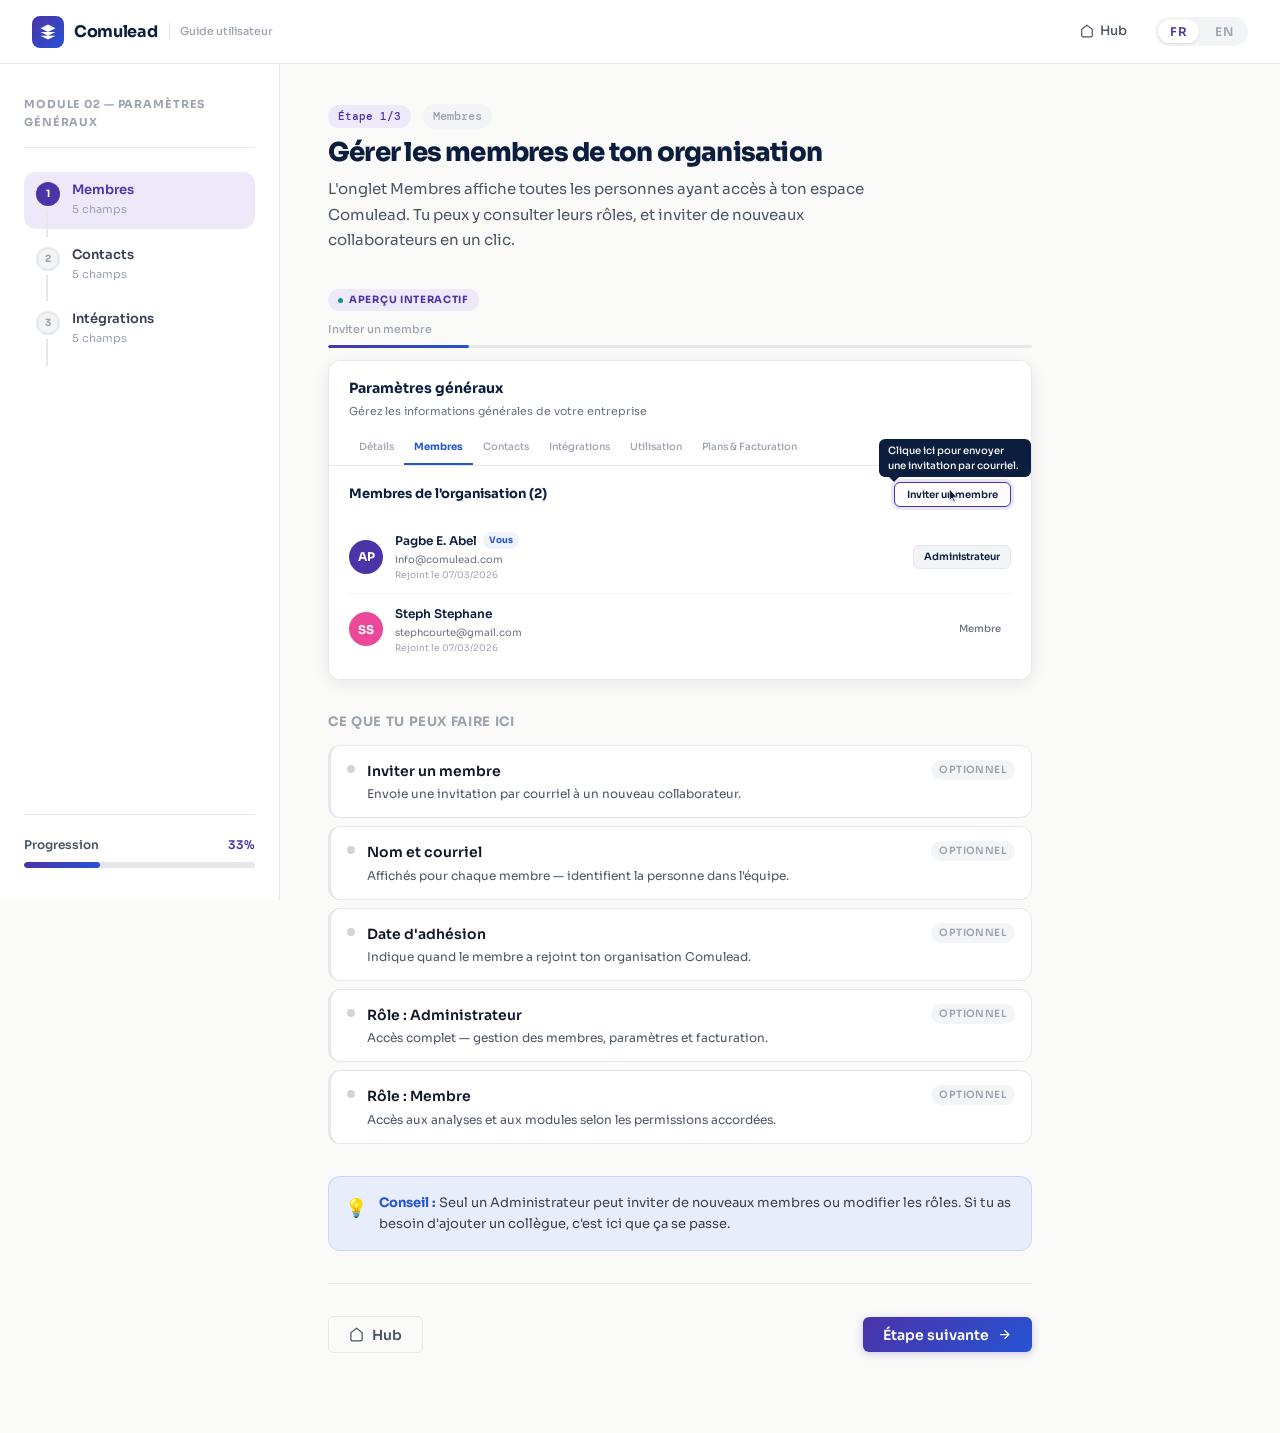
<file: module-02.html>
<!DOCTYPE html>
<html lang="fr">
<head>
<meta charset="UTF-8">
<meta name="viewport" content="width=device-width, initial-scale=1.0">
<title>Module 02 — Paramètres généraux</title>
<link rel="stylesheet" href="assets/style.css">
<style>
@import url('https://fonts.googleapis.com/css2?family=Sora:wght@400;500;600;700&display=swap');
.anim-wrap { margin-bottom: 32px; }
.anim-badge { display:inline-flex; align-items:center; gap:6px; font-size:10px; font-weight:700; letter-spacing:.07em; text-transform:uppercase; color:#4B33A8; background:#EDE9F8; padding:3px 10px; border-radius:20px; margin-bottom:10px; }
.anim-badge-dot { width:5px; height:5px; border-radius:50%; background:#0D9488; animation:abd 2s ease-in-out infinite; }
@keyframes abd{0%,100%{opacity:1;transform:scale(1)}50%{opacity:.5;transform:scale(1.5)}}
.anim-stepind { font-size:11px; color:#9CA3AF; margin-bottom:6px; font-weight:500; font-family:'Sora',sans-serif; }
.anim-pbar { height:3px; background:#E5E7EB; border-radius:2px; margin-bottom:12px; overflow:hidden; }
.anim-pfill { height:100%; background:linear-gradient(90deg,#4B33A8,#2653D4); border-radius:2px; transition:width .35s; }
.mshell { background:#fff; border-radius:12px; border:1px solid #E5E7EB; overflow:hidden; position:relative; box-shadow:0 4px 16px rgba(12,30,62,.08); }
.mheader { padding:16px 20px 0; border-bottom:1px solid #E5E7EB; }
.mtitle-row { font-size:14px; font-weight:700; color:#0C1E3E; margin-bottom:4px; display:flex; justify-content:space-between; align-items:center; font-family:'Sora',sans-serif; }
.msubtitle { font-size:11px; color:#6B7280; margin-bottom:10px; font-family:'Sora',sans-serif; }
.mtabs { display:flex; overflow-x:auto; }
.mtab { font-size:10px; font-weight:500; padding:8px 10px; color:#9CA3AF; border-bottom:2px solid transparent; display:flex; align-items:center; gap:4px; white-space:nowrap; font-family:'Sora',sans-serif; }
.mtab.active { color:#2653D4; border-bottom-color:#2653D4; font-weight:700; }
.mbody { padding:16px 20px 14px; }
.acursor { position:absolute; width:15px; height:15px; pointer-events:none; z-index:99; transition:left .4s cubic-bezier(.4,0,.2,1),top .4s cubic-bezier(.4,0,.2,1); filter:drop-shadow(0 1px 2px rgba(0,0,0,.2)); }
.attip { position:absolute; background:#0C1E3E; color:#fff; font-size:10px; font-family:'Sora',sans-serif; font-weight:500; padding:4px 9px; border-radius:6px; pointer-events:none; z-index:100; opacity:0; transition:opacity .2s; max-width:200px; line-height:1.5; }
.attip::after { content:''; position:absolute; bottom:-5px; left:10px; border:5px solid transparent; border-bottom:none; border-top-color:#0C1E3E; }
/* Membres */
.members-hdr { display:flex; justify-content:space-between; align-items:center; margin-bottom:14px; }
.members-title { font-size:13px; font-weight:700; color:#0C1E3E; font-family:'Sora',sans-serif; }
.mbtn-invite { font-size:10px; font-weight:600; color:#0C1E3E; border:1.5px solid #D1D5DB; border-radius:6px; padding:5px 12px; background:#fff; font-family:'Sora',sans-serif; transition:border-color .2s,box-shadow .2s; cursor:pointer; }
.mbtn-invite.hl { border-color:#4B33A8; box-shadow:0 0 0 3px rgba(75,51,168,.12); background:#FDFCFF; }
.member-row { display:flex; align-items:center; gap:12px; padding:10px 0; border-bottom:1px solid #F3F4F6; }
.member-row:last-child { border-bottom:none; }
.member-row.hl { background:#F8F6FF; border-radius:8px; padding-left:6px; }
.avatar { width:34px; height:34px; border-radius:50%; display:flex; align-items:center; justify-content:center; font-size:12px; font-weight:700; color:#fff; font-family:'Sora',sans-serif; flex-shrink:0; }
.member-info { flex:1; }
.member-name-row { display:flex; align-items:center; gap:6px; margin-bottom:2px; }
.member-name { font-size:12px; font-weight:600; color:#0C1E3E; font-family:'Sora',sans-serif; }
.badge-vous { font-size:9px; font-weight:700; color:#2653D4; background:#EEF3FD; padding:1px 6px; border-radius:10px; font-family:'Sora',sans-serif; }
.member-email { font-size:10px; color:#6B7280; font-family:'Sora',sans-serif; }
.member-date { font-size:9px; color:#9CA3AF; font-family:'Sora',sans-serif; }
.role-badge { font-size:10px; font-weight:600; padding:3px 10px; border-radius:6px; font-family:'Sora',sans-serif; }
.role-badge.admin { color:#0C1E3E; background:#F3F4F6; border:1.5px solid #E5E7EB; }
.role-badge.membre { color:#6B7280; background:#fff; font-weight:500; }
.role-badge.hl { box-shadow:0 0 0 3px rgba(75,51,168,.15); border-color:#4B33A8 !important; border:1.5px solid; }
/* Contacts */
.contacts-toolbar { display:flex; gap:8px; align-items:center; margin-bottom:12px; flex-wrap:wrap; }
.csearch { flex:1; min-width:140px; border:1.5px solid #E5E7EB; border-radius:6px; padding:6px 10px; font-size:10px; font-family:'Sora',sans-serif; color:#9CA3AF; background:#fff; transition:border-color .2s,box-shadow .2s; }
.csearch.hl { border-color:#4B33A8; box-shadow:0 0 0 3px rgba(75,51,168,.12); }
.cbtn-add { font-size:10px; font-weight:600; color:#fff; background:#2653D4; border:none; border-radius:6px; padding:6px 10px; font-family:'Sora',sans-serif; cursor:pointer; transition:box-shadow .2s; }
.cbtn-add.hl { box-shadow:0 0 0 3px rgba(38,83,212,.25); }
.cbtn-sec { font-size:10px; font-weight:600; color:#374151; background:#fff; border:1.5px solid #E5E7EB; border-radius:6px; padding:5px 10px; font-family:'Sora',sans-serif; cursor:pointer; transition:border-color .2s,box-shadow .2s; }
.cbtn-sec.hl { border-color:#4B33A8; box-shadow:0 0 0 3px rgba(75,51,168,.12); }
.ctable { width:100%; border-collapse:collapse; font-family:'Sora',sans-serif; }
.ctable th { font-size:9px; font-weight:700; color:#6B7280; text-transform:uppercase; letter-spacing:.04em; padding:6px 8px; border-bottom:1px solid #E5E7EB; text-align:left; }
.ctable td { font-size:10px; color:#374151; padding:7px 8px; border-bottom:1px solid #F3F4F6; vertical-align:middle; }
.ctable tr:last-child td { border-bottom:none; }
.ctable tr.hl td { background:#F8F6FF; }
.dot-ok { width:8px; height:8px; border-radius:50%; background:#0D9488; display:inline-block; }
.dot-err { width:8px; height:8px; border-radius:50%; background:#EF4444; display:inline-block; }
.cpager { display:flex; align-items:center; gap:6px; margin-top:10px; justify-content:space-between; }
.pager-info { font-size:9px; color:#9CA3AF; font-family:'Sora',sans-serif; }
.pager-btns { display:flex; gap:4px; }
.pager-btn { width:22px; height:22px; border-radius:4px; border:1px solid #E5E7EB; background:#fff; font-size:10px; color:#374151; display:flex; align-items:center; justify-content:center; }
.pager-btn.active { background:#2653D4; color:#fff; border-color:#2653D4; }
/* Intégrations */
.integrations-hdr { display:flex; justify-content:space-between; align-items:center; margin-bottom:14px; }
.integrations-title { font-size:13px; font-weight:700; color:#0C1E3E; font-family:'Sora',sans-serif; }
.ibtn-add { font-size:10px; font-weight:600; color:#0C1E3E; border:1.5px solid #D1D5DB; border-radius:6px; padding:5px 12px; background:#fff; font-family:'Sora',sans-serif; display:flex; align-items:center; gap:4px; transition:border-color .2s,box-shadow .2s; cursor:pointer; }
.ibtn-add.hl { border-color:#4B33A8; box-shadow:0 0 0 3px rgba(75,51,168,.12); }
.ifilter-btn { width:30px; height:30px; border:1.5px solid #E5E7EB; border-radius:6px; background:#fff; display:flex; align-items:center; justify-content:center; cursor:pointer; color:#6B7280; font-size:12px; transition:border-color .2s,box-shadow .2s; }
.ifilter-btn.hl { border-color:#4B33A8; box-shadow:0 0 0 3px rgba(75,51,168,.12); }
.file-row { display:flex; align-items:center; gap:10px; padding:10px 12px; border:1px solid #E5E7EB; border-radius:8px; margin-bottom:8px; transition:border-color .2s,box-shadow .2s; }
.file-row:last-child { margin-bottom:0; }
.file-row.hl { border-color:#4B33A8; box-shadow:0 0 0 3px rgba(75,51,168,.08); background:#FDFCFF; }
.file-icon { width:32px; height:32px; border-radius:6px; display:flex; align-items:center; justify-content:center; font-size:14px; flex-shrink:0; }
.file-icon.pdf { background:#FEE2E2; }
.file-icon.xlsx { background:#D1FAE5; }
.file-info { flex:1; min-width:0; }
.file-name-row { display:flex; align-items:center; gap:6px; margin-bottom:2px; }
.file-name { font-size:11px; font-weight:600; color:#0C1E3E; font-family:'Sora',sans-serif; white-space:nowrap; overflow:hidden; text-overflow:ellipsis; max-width:220px; }
.file-type-badge { font-size:8px; font-weight:700; padding:1px 5px; border-radius:3px; }
.badge-pdf { background:#FEE2E2; color:#DC2626; }
.badge-xlsx { background:#D1FAE5; color:#059669; }
.file-meta { font-size:9px; color:#9CA3AF; font-family:'Sora',sans-serif; }
.file-space-badge { font-size:9px; font-weight:600; padding:1px 6px; border-radius:10px; font-family:'Sora',sans-serif; }
.space-suppression { background:#FEE2E2; color:#DC2626; }
.space-projets { background:#EEF3FD; color:#2653D4; }
.file-actions { display:flex; gap:6px; color:#9CA3AF; font-size:12px; }
.file-action-btn { cursor:pointer; transition:color .2s; }
.file-action-btn.hl { color:#4B33A8; }
</style>
</head>
<body>

<header class="guide-header">
  <a href="index.html" class="header-brand">
    <div class="header-logo">
      <svg viewBox="0 0 24 24" fill="white"><path d="M12 2L2 7l10 5 10-5-10-5zM2 17l10 5 10-5M2 12l10 5 10-5"/></svg>
    </div>
    <span class="header-brand-name">Comulead</span>
    <span class="header-brand-sub" data-fr="Guide utilisateur" data-en="User Guide">Guide utilisateur</span>
  </a>
  <div class="header-right">
    <a href="index.html" class="back-to-hub">
      <svg viewBox="0 0 24 24" fill="none" stroke="currentColor" stroke-width="2"><path d="M3 9l9-7 9 7v11a2 2 0 01-2 2H5a2 2 0 01-2-2z"/></svg>
      <span data-fr="Hub" data-en="Hub">Hub</span>
    </a>
    <div class="lang-toggle">
      <button class="lang-btn active" data-lang="fr">FR</button>
      <button class="lang-btn" data-lang="en">EN</button>
    </div>
  </div>
</header>

<div class="capsule-layout">
  <aside class="capsule-sidebar" id="capsuleSidebar"></aside>
  <main class="capsule-main" id="capsuleMain"></main>
</div>

<script src="assets/core.js"></script>
<script>
const MODULE_ID = 'module-02';

/* ══════════════════════════════════════════════════════
   DONNÉES — 3 ÉTAPES
══════════════════════════════════════════════════════ */
const STEPS_DATA = [

/* ── ÉTAPE 1 : Membres ─────────────────────────────── */
{
  fr:{
    tab:'Membres', tabIcon:'👥',
    title:'Gérer les membres de ton organisation',
    intro:'L\'onglet Membres affiche toutes les personnes ayant accès à ton espace Comulead. Tu peux y consulter leurs rôles, et inviter de nouveaux collaborateurs en un clic.',
    fieldsTitle:'Ce que tu peux faire ici',
    tip:'<strong>Conseil :</strong> Seul un Administrateur peut inviter de nouveaux membres ou modifier les rôles. Si tu as besoin d\'ajouter un collègue, c\'est ici que ça se passe.',
    animBadge:'Aperçu interactif',
    animStepLabel:'Étape en cours',
    modalTitle:'Paramètres généraux',
    sectionTitle:'Membres',
    sectionBadge:'2 membres actifs',
    tabs:['Détails','Membres','Contacts','Intégrations','Utilisation','Plans & Facturation'],
    animSteps:[
      {id:'m-invite-btn', label:'Inviter un membre',    tip:'Clique ici pour envoyer une invitation par courriel.'},
      {id:'m-row-abel',   label:'Ton profil',            tip:'Ton profil — rôle Administrateur par défaut.'},
      {id:'m-role-abel',  label:'Rôle Administrateur',   tip:'Les Admins peuvent gérer les membres et les paramètres.'},
      {id:'m-row-steph',  label:'Autre membre',           tip:'Les membres ont accès à la plateforme selon leurs permissions.'},
      {id:'m-role-steph', label:'Rôle Membre',            tip:'Les Membres accèdent aux analyses sans gérer l\'organisation.'},
    ],
    fields:[
      {name:'Inviter un membre',     hint:'Envoie une invitation par courriel à un nouveau collaborateur.',        required:false},
      {name:'Nom et courriel',       hint:'Affichés pour chaque membre — identifient la personne dans l\'équipe.', required:false},
      {name:'Date d\'adhésion',      hint:'Indique quand le membre a rejoint ton organisation Comulead.',          required:false},
      {name:'Rôle : Administrateur', hint:'Accès complet — gestion des membres, paramètres et facturation.',      required:false},
      {name:'Rôle : Membre',         hint:'Accès aux analyses et aux modules selon les permissions accordées.',   required:false},
    ]
  },
  en:{
    tab:'Members', tabIcon:'👥',
    title:'Managing your organization\'s members',
    intro:'The Members tab displays everyone with access to your Comulead workspace. You can review their roles and invite new collaborators in one click.',
    fieldsTitle:'What you can do here',
    tip:'<strong>Tip:</strong> Only an Administrator can invite new members or change roles. If you need to add a colleague, this is where to do it.',
    animBadge:'Interactive preview',
    animStepLabel:'Current step',
    modalTitle:'General Settings',
    sectionTitle:'Members',
    sectionBadge:'2 active members',
    tabs:['Details','Members','Contacts','Integrations','Usage','Plans & Billing'],
    animSteps:[
      {id:'m-invite-btn', label:'Invite a member',     tip:'Click here to send an email invitation.'},
      {id:'m-row-abel',   label:'Your profile',         tip:'Your profile — Administrator role by default.'},
      {id:'m-role-abel',  label:'Administrator role',   tip:'Admins can manage members and settings.'},
      {id:'m-row-steph',  label:'Another member',        tip:'Members access the platform per their permissions.'},
      {id:'m-role-steph', label:'Member role',           tip:'Members access analyses without managing the organization.'},
    ],
    fields:[
      {name:'Invite a member',       hint:'Send an email invitation to a new collaborator.',                       required:false},
      {name:'Name and email',         hint:'Displayed for each member — identifies them within the team.',          required:false},
      {name:'Join date',              hint:'Shows when the member joined your Comulead organization.',              required:false},
      {name:'Role: Administrator',    hint:'Full access — manages members, settings, and billing.',                 required:false},
      {name:'Role: Member',           hint:'Access to analyses and modules based on granted permissions.',          required:false},
    ]
  },
  animId:'anim-step1'
},

/* ── ÉTAPE 2 : Contacts ────────────────────────────── */
{
  fr:{
    tab:'Contacts', tabIcon:'📇',
    title:'Gérer ta liste de contacts',
    intro:'L\'onglet Contacts centralise tous tes prospects et clients. Tu peux les ajouter manuellement, les importer en lot depuis un fichier, ou les exporter pour usage externe.',
    fieldsTitle:'Les colonnes de la liste',
    tip:'<strong>Import en lot :</strong> Ton fichier doit contenir au minimum une colonne "Nom complet" et une colonne "Email". Les colonnes Téléphone SMS et WhatsApp sont optionnelles.',
    animBadge:'Aperçu interactif',
    animStepLabel:'Étape en cours',
    modalTitle:'Paramètres généraux',
    sectionTitle:'Contacts',
    sectionBadge:'5 contacts',
    tabs:['Détails','Membres','Contacts','Intégrations','Utilisation','Plans & Facturation'],
    animSteps:[
      {id:'c-search',     label:'Rechercher',            tip:'Filtre la liste par nom, courriel ou numéro.'},
      {id:'c-btn-add',    label:'Ajouter un prospect',   tip:'Crée un contact manuellement dans le formulaire.'},
      {id:'c-btn-import', label:'Importer',              tip:'Importe une liste CSV ou Excel de contacts.'},
      {id:'c-btn-export', label:'Exporter',              tip:'Télécharge ta liste de contacts en CSV.'},
      {id:'c-row-1',      label:'Contact : Abel Contact', tip:'Chaque ligne = un contact avec ses canaux de communication.'},
      {id:'c-row-3',      label:'Contact avec téléphone', tip:'Le point vert confirme qu\'un numéro est vérifié.'},
    ],
    fields:[
      {name:'Nom complet',        hint:'Prénom et nom du contact — affiché dans toutes les vues.',              required:true},
      {name:'Email',              hint:'Adresse courriel principale — canal de communication privilégié.',       required:true},
      {name:'Téléphone SMS',      hint:'Numéro pour les notifications par SMS.',                                 required:false},
      {name:'Téléphone WhatsApp', hint:'Numéro pour les messages WhatsApp.',                                     required:false},
      {name:'Messenger',          hint:'Canal Messenger Facebook — optionnel.',                                  required:false},
    ]
  },
  en:{
    tab:'Contacts', tabIcon:'📇',
    title:'Managing your contact list',
    intro:'The Contacts tab centralizes all your prospects and clients. Add them manually, import in bulk, or export for external use.',
    fieldsTitle:'List columns',
    tip:'<strong>Bulk import:</strong> Your file must contain at least a "Full name" and an "Email" column. Phone columns are optional.',
    animBadge:'Interactive preview',
    animStepLabel:'Current step',
    modalTitle:'General Settings',
    sectionTitle:'Contacts',
    sectionBadge:'5 contacts',
    tabs:['Details','Members','Contacts','Integrations','Usage','Plans & Billing'],
    animSteps:[
      {id:'c-search',     label:'Search',               tip:'Filter the list by name, email or number.'},
      {id:'c-btn-add',    label:'Add a prospect',       tip:'Create a contact manually using the form.'},
      {id:'c-btn-import', label:'Import',               tip:'Import a CSV or Excel list of contacts.'},
      {id:'c-btn-export', label:'Export',               tip:'Download your contact list as CSV.'},
      {id:'c-row-1',      label:'Contact: Abel Contact', tip:'Each row = a contact with their communication channels.'},
      {id:'c-row-3',      label:'Contact with phone',   tip:'Green dot confirms a phone number is verified.'},
    ],
    fields:[
      {name:'Full name',        hint:'First and last name — displayed in all views.',                           required:true},
      {name:'Email',            hint:'Primary email address — preferred communication channel.',                required:true},
      {name:'SMS Phone',        hint:'Number for SMS notifications.',                                           required:false},
      {name:'WhatsApp Phone',   hint:'Number for WhatsApp messages.',                                           required:false},
      {name:'Messenger',        hint:'Facebook Messenger channel — optional.',                                  required:false},
    ]
  },
  animId:'anim-step2'
},

/* ── ÉTAPE 3 : Intégrations ────────────────────────── */
{
  fr:{
    tab:'Intégrations', tabIcon:'🔗',
    title:'Tes fichiers d\'intégration et de données',
    intro:'L\'onglet Intégrations centralise tous les fichiers téléversés dans Comulead — rapports PDF, fichiers Excel, données sources. Ces fichiers sont disponibles dans tes espaces de travail.',
    fieldsTitle:'Ce que tu vois pour chaque fichier',
    tip:'<strong>Conseil :</strong> Associe chaque fichier au bon espace (Team, Projets…) dès l\'upload. Ça facilite la recherche et évite les doublons dans tes analyses.',
    animBadge:'Aperçu interactif',
    animStepLabel:'Étape en cours',
    modalTitle:'Paramètres généraux',
    sectionTitle:'Intégrations',
    sectionBadge:'4 fichiers',
    tabs:['Détails','Membres','Contacts','Intégrations','Utilisation','Plans & Facturation'],
    animSteps:[
      {id:'i-btn-filter', label:'Filtrer',             tip:'Filtre les fichiers par type, espace ou date.'},
      {id:'i-btn-add',    label:'Ajouter un fichier',  tip:'Téléverse un nouveau fichier PDF ou Excel.'},
      {id:'i-file-1',     label:'Rapport PDF',          tip:'Les PDF apparaissent avec leur taille et leur espace.'},
      {id:'i-file-3',     label:'Fichier Excel',         tip:'Les fichiers Excel sont utilisables dans Cortex Data.'},
      {id:'i-file-1-dl',  label:'Télécharger',          tip:'Télécharge une copie locale du fichier.'},
      {id:'i-file-1-del', label:'Supprimer',            tip:'Supprime définitivement le fichier de ton espace.'},
    ],
    fields:[
      {name:'Nom du fichier',   hint:'Nom original du fichier téléversé — PDF ou Excel.',                      required:false},
      {name:'Type',             hint:'Badge PDF (rouge) ou EXCEL (vert) — identifie le format en un coup d\'œil.', required:false},
      {name:'Taille',           hint:'Poids du fichier en Ko.',                                                 required:false},
      {name:'Date d\'ajout',    hint:'Date à laquelle le fichier a été ajouté à ton espace.',                   required:false},
      {name:'Espace associé',   hint:'L\'espace ou le projet auquel le fichier est rattaché.',                  required:false},
    ]
  },
  en:{
    tab:'Integrations', tabIcon:'🔗',
    title:'Your integration and data files',
    intro:'The Integrations tab centralizes all files uploaded to Comulead — PDF reports, Excel files, source data. Available across your workspaces.',
    fieldsTitle:'What you see for each file',
    tip:'<strong>Tip:</strong> Associate each file with the right workspace at upload time. This makes searching easier and avoids duplicates.',
    animBadge:'Interactive preview',
    animStepLabel:'Current step',
    modalTitle:'General Settings',
    sectionTitle:'Integrations',
    sectionBadge:'4 files',
    tabs:['Details','Members','Contacts','Integrations','Usage','Plans & Billing'],
    animSteps:[
      {id:'i-btn-filter', label:'Filter',              tip:'Filter files by type, workspace or date.'},
      {id:'i-btn-add',    label:'Add a file',           tip:'Upload a new PDF or Excel file.'},
      {id:'i-file-1',     label:'PDF report',           tip:'PDFs appear with their size and workspace.'},
      {id:'i-file-3',     label:'Excel file',            tip:'Excel files are directly usable in Cortex Data.'},
      {id:'i-file-1-dl',  label:'Download',             tip:'Download a local copy of the file.'},
      {id:'i-file-1-del', label:'Delete',               tip:'Permanently delete the file from your workspace.'},
    ],
    fields:[
      {name:'File name',        hint:'Original name of the uploaded file — PDF or Excel.',                     required:false},
      {name:'Type',             hint:'PDF (red) or EXCEL (green) badge.',                                       required:false},
      {name:'Size',             hint:'File size in KB.',                                                         required:false},
      {name:'Date added',       hint:'The date when the file was added to your workspace.',                     required:false},
      {name:'Associated space', hint:'The workspace or project the file is linked to.',                         required:false},
    ]
  },
  animId:'anim-step3'
}

]; // fin STEPS_DATA

/* ══════════════════════════════════════════════════
   BUILDERS HTML ANIMÉS
══════════════════════════════════════════════════ */
function animShell(stepIndex, lang, animId, bodyHTML) {
  const d = STEPS_DATA[stepIndex][lang];
  return `
  <div class="anim-wrap">
    <div class="anim-badge"><span class="anim-badge-dot"></span>${d.animBadge}</div>
    <div class="anim-stepind"><span id="sname-${animId}">${d.animSteps[0].label}</span></div>
    <div class="anim-pbar"><div class="anim-pfill" id="pfill-${animId}" style="width:0%"></div></div>
    <div class="mshell" id="shell-${animId}">
      <svg class="acursor" id="cur-${animId}" style="left:10px;top:10px" viewBox="0 0 24 24">
        <path d="M4 2L4 20L8 16L11 22L13 21L10 15L16 15Z" fill="#0C1E3E" stroke="white" stroke-width="1"/>
      </svg>
      <div class="attip" id="tip-${animId}"></div>
      <div class="mheader">
        <div class="mtitle-row">${d.modalTitle}</div>
        <div class="msubtitle">${lang==='fr'?'Gérez les informations générales de votre entreprise':'Manage your company\'s general information'}</div>
        <div class="mtabs">
          ${d.tabs.map(t=>`<div class="mtab${t===d.sectionTitle?' active':''}">${t}</div>`).join('')}
        </div>
      </div>
      <div class="mbody">${bodyHTML}</div>
    </div>
  </div>`;
}

function buildAnimStep(stepIndex, lang) {
  const animId = STEPS_DATA[stepIndex].animId;
  if (stepIndex === 0) return buildAnimMembres(lang, animId);
  if (stepIndex === 1) return buildAnimContacts(lang, animId);
  if (stepIndex === 2) return buildAnimIntegrations(lang, animId);
  return '';
}

function buildAnimMembres(lang, animId) {
  const body = `
    <div class="members-hdr">
      <div class="members-title">${lang==='fr'?'Membres de l\'organisation (2)':'Organization members (2)'}</div>
      <button class="mbtn-invite" id="m-invite-btn">${lang==='fr'?'Inviter un membre':'Invite a member'}</button>
    </div>
    <div class="member-row" id="m-row-abel">
      <div class="avatar" style="background:#4B33A8">AP</div>
      <div class="member-info">
        <div class="member-name-row">
          <span class="member-name">Pagbe E. Abel</span>
          <span class="badge-vous">${lang==='fr'?'Vous':'You'}</span>
        </div>
        <div class="member-email">info@comulead.com</div>
        <div class="member-date">${lang==='fr'?'Rejoint le 07/03/2026':'Joined on 07/03/2026'}</div>
      </div>
      <div class="role-badge admin" id="m-role-abel">${lang==='fr'?'Administrateur':'Administrator'}</div>
    </div>
    <div class="member-row" id="m-row-steph">
      <div class="avatar" style="background:#EC4899">SS</div>
      <div class="member-info">
        <div class="member-name-row"><span class="member-name">Steph Stephane</span></div>
        <div class="member-email">stephcourte@gmail.com</div>
        <div class="member-date">${lang==='fr'?'Rejoint le 07/03/2026':'Joined on 07/03/2026'}</div>
      </div>
      <div class="role-badge membre" id="m-role-steph">${lang==='fr'?'Membre':'Member'}</div>
    </div>`;
  return animShell(0, lang, animId, body);
}

function buildAnimContacts(lang, animId) {
  const rows = [
    {id:'c-row-1', name:'Abel Contact',       email:'contact@comulead.com',    tel:'',             ok:false},
    {id:'c-row-2', name:'Abel Comulead',       email:'info@comulead.com',       tel:'',             ok:false},
    {id:'c-row-3', name:'Abel Pagbe Eboumbou', email:'abelpagbe@gmail.com',     tel:'+15149774100', ok:true},
    {id:'c-row-4', name:'Abel Pagbe',          email:'abelpagbe@comulead.com',  tel:'5149774100',   ok:true},
    {id:'c-row-5', name:'Jean Dupont',         email:'jean.dupont@example.com', tel:'+33123456789', ok:true},
  ].map(c=>`
    <tr id="${c.id}">
      <td><div style="width:14px;height:14px;border:1.5px solid #D1D5DB;border-radius:3px;"></div></td>
      <td>${c.name}</td>
      <td>${c.email} <span class="dot-ok"></span></td>
      <td>${c.tel?`📱 ${c.tel} <span class="${c.ok?'dot-ok':'dot-err'}"></span>`:''}</td>
      <td></td>
    </tr>`).join('');
  const body = `
    <div class="contacts-toolbar">
      <input class="csearch" id="c-search" readonly placeholder="${lang==='fr'?'Rechercher par nom…':'Search by name…'}"/>
      <button class="cbtn-add" id="c-btn-add">+ ${lang==='fr'?'Ajouter un prospect':'Add a prospect'}</button>
      <button class="cbtn-sec" id="c-btn-import">⬆ ${lang==='fr'?'Importer':'Import'}</button>
      <button class="cbtn-sec" id="c-btn-export">⬇ ${lang==='fr'?'Exporter':'Export'}</button>
    </div>
    <table class="ctable">
      <thead><tr>
        <th></th><th>${lang==='fr'?'NOM COMPLET':'FULL NAME'}</th>
        <th>EMAIL</th><th>${lang==='fr'?'TÉL. SMS':'SMS PHONE'}</th><th>WHATSAPP</th>
      </tr></thead>
      <tbody>${rows}</tbody>
    </table>
    <div class="cpager">
      <div class="pager-info">1-5 ${lang==='fr'?'sur 5 entrées':'of 5 entries'}</div>
      <div class="pager-btns">
        <div class="pager-btn">‹</div>
        <div class="pager-btn active">1</div>
        <div class="pager-btn">›</div>
      </div>
    </div>`;
  return animShell(1, lang, animId, body);
}

function buildAnimIntegrations(lang, animId) {
  const files = [
    {id:'i-file-1', icon:'📄', type:'pdf', bl:'badge-pdf', bt:'PDF',
     name:lang==='fr'?'RAPPORT D\'ACTIVITÉ 2025':'ACTIVITY REPORT 2025',
     size:'154.90 Ko', date:lang==='fr'?'14/05/2026':'05/14/2026', space:'Team Suppression', sc:'space-suppression'},
    {id:'i-file-2', icon:'📄', type:'pdf', bl:'badge-pdf', bt:'PDF',
     name:lang==='fr'?'RAPPORT FINANCIER 2025':'FINANCIAL REPORT 2025',
     size:'219.30 Ko', date:lang==='fr'?'14/05/2026':'05/14/2026', space:'Team Suppression', sc:'space-suppression'},
    {id:'i-file-3', icon:'📊', type:'xlsx', bl:'badge-xlsx', bt:'EXCEL',
     name:'1. Inventaire_Cortex_Template',
     size:'10.53 Ko', date:lang==='fr'?'Sem. dernière':'Last week', space:'Projets', sc:'space-projets'},
    {id:'i-file-4', icon:'📄', type:'pdf', bl:'badge-pdf', bt:'PDF',
     name:'Prompt_Cortex_Services',
     size:'259.58 Ko', date:lang==='fr'?'Sem. dernière':'Last week', space:'Projets', sc:'space-projets'},
  ].map(f=>`
    <div class="file-row" id="${f.id}">
      <div class="file-icon ${f.type}">${f.icon}</div>
      <div class="file-info">
        <div class="file-name-row">
          <span class="file-name">${f.name}</span>
          <span class="file-type-badge ${f.bl}">${f.bt}</span>
        </div>
        <div class="file-meta">${f.size} · ${lang==='fr'?'Ajouté':'Added'} ${f.date} · ${lang==='fr'?'dans':'in'} <span class="file-space-badge ${f.sc}">${f.space}</span></div>
      </div>
      <div class="file-actions">
        <span class="file-action-btn" id="${f.id}-dl">⬇</span>
        <span class="file-action-btn" id="${f.id}-del">🗑</span>
      </div>
    </div>`).join('');
  const body = `
    <div class="integrations-hdr">
      <div class="integrations-title">${lang==='fr'?'Fichiers d\'intégration (4)':'Integration files (4)'}</div>
      <div style="display:flex;gap:8px;align-items:center">
        <div class="ifilter-btn" id="i-btn-filter">⊟</div>
        <button class="ibtn-add" id="i-btn-add">+ ${lang==='fr'?'Ajouter un fichier':'Add a file'}</button>
      </div>
    </div>
    ${files}`;
  return animShell(2, lang, animId, body);
}

/* ══════════════════════════════════════════════════
   MOTEUR D'ANIMATION
══════════════════════════════════════════════════ */
const animators = {};

function startAnimator(animId, steps) {
  if (animators[animId]) {
    clearTimeout(animators[animId].t1);
    clearTimeout(animators[animId].t2);
  }
  animators[animId] = { step:0, t1:null, t2:null, steps };
  runAnimator(animId);
}

function stopAllAnimators() {
  Object.keys(animators).forEach(id => {
    clearTimeout(animators[id].t1);
    clearTimeout(animators[id].t2);
  });
}

function runAnimator(animId) {
  const a = animators[animId];
  if (!a) return;
  const step = a.steps[a.step];
  const shell = document.getElementById('shell-' + animId);
  if (!shell) return;

  shell.querySelectorAll('.mbtn-invite,.member-row,.role-badge,.csearch,.cbtn-add,.cbtn-sec,.ctable tr,.file-row,.ifilter-btn,.ibtn-add,.file-action-btn')
       .forEach(e => e.classList.remove('hl'));

  const el  = document.getElementById(step.id);
  const cur = document.getElementById('cur-' + animId);
  const tip = document.getElementById('tip-' + animId);

  if (el && cur) {
    const sr = shell.getBoundingClientRect();
    const er = el.getBoundingClientRect();
    cur.style.left = (er.left - sr.left + er.width/2 - 7) + 'px';
    cur.style.top  = (er.top  - sr.top  + er.height/2 - 7) + 'px';
    tip.style.opacity = '0';

    setTimeout(() => {
      if (!document.getElementById('shell-' + animId)) return;
      el.classList.add('hl');
      const er2 = el.getBoundingClientRect();
      const sr2 = shell.getBoundingClientRect();
      tip.textContent = step.tip;
      tip.style.left = Math.max(4, er2.left - sr2.left + er2.width/2 - 75) + 'px';
      tip.style.top  = (er2.top - sr2.top - 44) + 'px';
      tip.style.opacity = '1';
      const nm = document.getElementById('sname-' + animId);
      if (nm) nm.textContent = step.label;
      const pf = document.getElementById('pfill-' + animId);
      if (pf) pf.style.width = Math.round(((a.step+1)/a.steps.length)*100) + '%';
    }, 420);

    setTimeout(() => { tip.style.opacity = '0'; }, 1500);
  }

  a.t1 = setTimeout(() => {
    a.step = (a.step + 1) % a.steps.length;
    if (a.step === 0) {
      if (shell) shell.querySelectorAll('.mbtn-invite,.member-row,.role-badge,.csearch,.cbtn-add,.cbtn-sec,.ctable tr,.file-row,.ifilter-btn,.ibtn-add,.file-action-btn')
                      .forEach(e => e.classList.remove('hl'));
      const pf = document.getElementById('pfill-' + animId);
      if (pf) pf.style.width = '0%';
      a.t2 = setTimeout(() => runAnimator(animId), 600);
    } else {
      runAnimator(animId);
    }
  }, 1800);
}

/* ══════════════════════════════════════════════════
   RENDU ÉTAPE
══════════════════════════════════════════════════ */
function renderStepContent(index) {
  stopAllAnimators();

  const step = STEPS_DATA[index];
  const lang = Lang.get();
  const data = step[lang];
  const isLast = (index === STEPS_DATA.length - 1);
  const animHTML = buildAnimStep(index, lang);

  let fieldsHtml = '<div class="fields-list">';
  data.fields.forEach(f => {
    fieldsHtml += `
      <div class="field-item ${f.required?'field-required':'field-optional'}">
        <div class="field-dot"></div>
        <div class="field-content">
          <div class="field-name">${f.name}</div>
          <div class="field-hint">${f.hint}</div>
        </div>
        <span class="field-tag ${f.required?'tag-required':'tag-optional'}">
          ${f.required?(lang==='fr'?'Requis':'Required'):(lang==='fr'?'Optionnel':'Optional')}
        </span>
      </div>`;
  });
  fieldsHtml += '</div>';

  const prevBtn = index > 0
    ? `<button class="btn btn-ghost" id="btn-prev">${svgArrowLeft()}${lang==='fr'?'Précédent':'Previous'}</button>`
    : `<a href="index.html" class="btn btn-ghost">${svgHome()}${lang==='fr'?'Hub':'Hub'}</a>`;

  const nextBtn = isLast
    ? `<button class="btn btn-success" id="btn-next">${lang==='fr'?'Terminer le module':'Complete module'}${svgCheck()}</button>`
    : `<button class="btn btn-primary" id="btn-next">${lang==='fr'?'Étape suivante':'Next step'}${svgArrowRight()}</button>`;

  document.getElementById('capsuleMain').innerHTML = `
    <div class="step-content">
      <div class="step-header">
        <span class="step-num-badge">${lang==='fr'?'Étape':'Step'} ${index+1}/${STEPS_DATA.length}</span>
        <span class="step-tab-label">${data.tab}</span>
      </div>
      <h1 class="step-title">${data.title}</h1>
      <p class="step-intro">${data.intro}</p>
      ${animHTML}
      <div class="fields-section">
        <div class="fields-title">${data.fieldsTitle}</div>
        ${fieldsHtml}
      </div>
      <div class="tip-box">
        <div class="tip-icon">💡</div>
        <div class="tip-text">${data.tip}</div>
      </div>
      <div class="step-nav">
        <div class="step-nav-left">${prevBtn}</div>
        <div class="step-nav-right">${nextBtn}</div>
      </div>
    </div>`;

  // Attacher les événements via addEventListener — pas de onclick inline
  const btnNext = document.getElementById('btn-next');
  const btnPrev = document.getElementById('btn-prev');
  if (btnNext) btnNext.addEventListener('click', () => Capsule.next());
  if (btnPrev) btnPrev.addEventListener('click', () => Capsule.prev());

  setTimeout(() => startAnimator(step.animId, data.animSteps), 300);
}

function renderSidebarSteps(currentIndex) {
  const sidebar   = document.getElementById('capsuleSidebar');
  const lang      = Lang.get();
  const completed = Progress.getCompletedSteps(MODULE_ID);
  let html = `<div class="sidebar-module-name">${lang==='fr'?'Module 02 — Paramètres généraux':'Module 02 — General Settings'}</div>`;

  STEPS_DATA.forEach((step, i) => {
    const data     = step[lang];
    const isDone   = completed.includes(i) || Progress.isModuleDone(MODULE_ID);
    const isActive = (i === currentIndex) && !Progress.isModuleDone(MODULE_ID);
    let stateClass = 'todo', indClass = 'todo', indContent = i+1;
    if (isDone)        { stateClass='done';   indClass='done';   indContent=svgCheck(); }
    else if (isActive) { stateClass='active'; indClass='active'; }
    html += `
      <div class="sidebar-step ${stateClass}" data-step="${i}">
        <div class="step-indicator ${indClass}">${indContent}</div>
        <div class="step-info">
          <div class="step-name">${data.tab}</div>
          <div class="step-sub">${data.fields.length} ${lang==='fr'?'champs':'fields'}</div>
        </div>
      </div>`;
  });

  html += `
    <div class="sidebar-progress">
      <div class="sidebar-progress-label">
        <span>${lang==='fr'?'Progression':'Progress'}</span>
        <span class="sidebar-progress-pct">0%</span>
      </div>
      <div class="progress-track" style="height:6px"><div class="progress-fill" style="width:0%"></div></div>
    </div>`;
  sidebar.innerHTML = html;

  // Attacher clics sidebar via addEventListener
  sidebar.querySelectorAll('.sidebar-step').forEach(el => {
    const i = parseInt(el.dataset.step);
    const isDone   = completed.includes(i) || Progress.isModuleDone(MODULE_ID);
    const isActive = (i === currentIndex) && !Progress.isModuleDone(MODULE_ID);
    if (isDone || isActive || i <= completed.length) {
      el.addEventListener('click', () => Capsule.goToStep(i));
    }
  });
}

/* ══════════════════════════════════════════════════
   INIT
══════════════════════════════════════════════════ */
document.addEventListener('DOMContentLoaded', () => {
  // Déverrouiller module-02 automatiquement si nécessaire (accès direct pendant tests)
  if (!Progress.isModuleUnlocked(MODULE_ID)) {
    const data = Progress.load();
    data[MODULE_ID] = data[MODULE_ID] || {};
    data[MODULE_ID].unlocked = true;
    localStorage.setItem('cml_guide_progress', JSON.stringify(data));
  }
  Capsule.registerRenderers(renderStepContent, renderSidebarSteps);
  Capsule.init({ moduleId: MODULE_ID, totalSteps: STEPS_DATA.length });
  document.querySelectorAll('.lang-btn').forEach(btn => {
    btn.addEventListener('click', () => {
      setTimeout(() => {
        renderStepContent(Capsule.getCurrent());
        renderSidebarSteps(Capsule.getCurrent());
      }, 10);
    });
  });
});
</script>
</body>
</html>
</file>
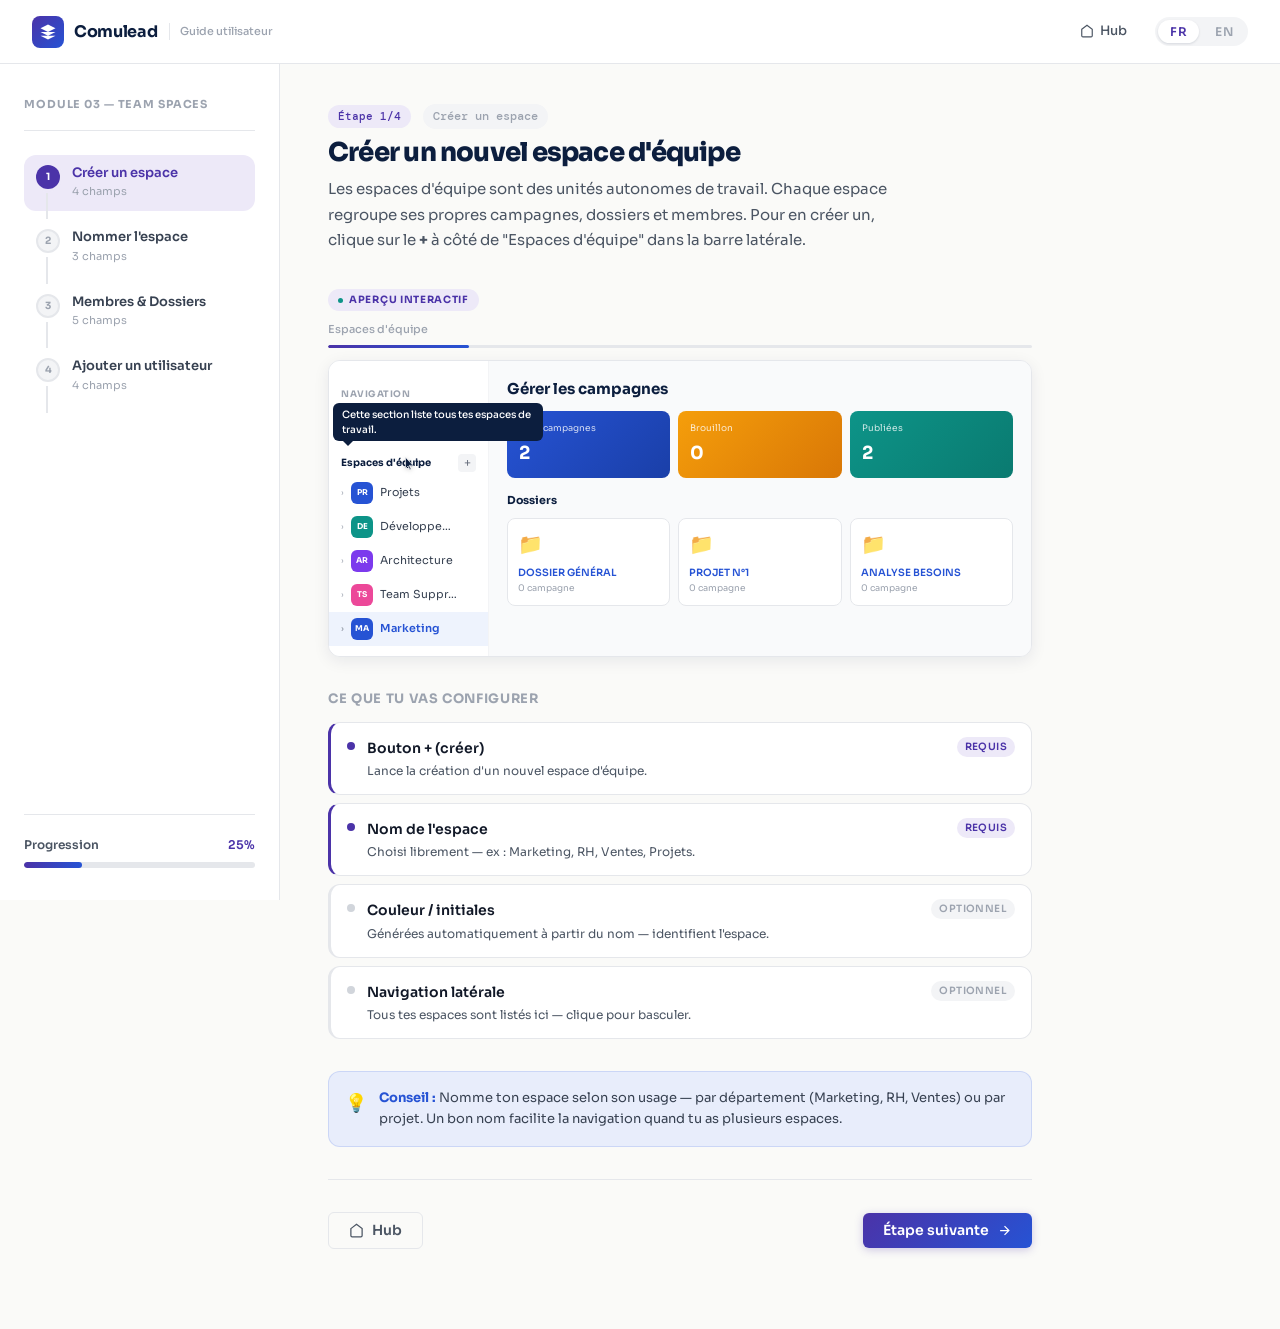
<file: module-03.html>
<!DOCTYPE html>
<html lang="fr">
<head>
<meta charset="UTF-8">
<meta name="viewport" content="width=device-width, initial-scale=1.0">
<title>Module 03 — Team Spaces</title>
<link rel="stylesheet" href="assets/style.css">
<style>
@import url('https://fonts.googleapis.com/css2?family=Sora:wght@400;500;600;700&display=swap');
.anim-wrap { margin-bottom: 32px; }
.anim-badge { display:inline-flex; align-items:center; gap:6px; font-size:10px; font-weight:700; letter-spacing:.07em; text-transform:uppercase; color:#4B33A8; background:#EDE9F8; padding:3px 10px; border-radius:20px; margin-bottom:10px; }
.anim-badge-dot { width:5px; height:5px; border-radius:50%; background:#0D9488; animation:abd 2s ease-in-out infinite; }
@keyframes abd{0%,100%{opacity:1;transform:scale(1)}50%{opacity:.5;transform:scale(1.5)}}
.anim-stepind { font-size:11px; color:#9CA3AF; margin-bottom:6px; font-weight:500; font-family:'Sora',sans-serif; }
.anim-pbar { height:3px; background:#E5E7EB; border-radius:2px; margin-bottom:12px; overflow:hidden; }
.anim-pfill { height:100%; background:linear-gradient(90deg,#4B33A8,#2653D4); border-radius:2px; transition:width .35s; }
.acursor { position:absolute; width:15px; height:15px; pointer-events:none; z-index:99; transition:left .4s cubic-bezier(.4,0,.2,1),top .4s cubic-bezier(.4,0,.2,1); filter:drop-shadow(0 1px 2px rgba(0,0,0,.2)); }
.attip { position:absolute; background:#0C1E3E; color:#fff; font-size:10px; font-family:'Sora',sans-serif; font-weight:500; padding:4px 9px; border-radius:6px; pointer-events:none; z-index:100; opacity:0; transition:opacity .2s; max-width:210px; line-height:1.5; }
.attip::after { content:''; position:absolute; bottom:-5px; left:10px; border:5px solid transparent; border-bottom:none; border-top-color:#0C1E3E; }

/* ── Shell applicatif ── */
.appshell { background:#F9FAFB; border-radius:12px; border:1px solid #E5E7EB; overflow:hidden; position:relative; box-shadow:0 4px 16px rgba(12,30,62,.08); display:flex; min-height:280px; }
.appsidebar { width:160px; background:#fff; border-right:1px solid #F3F4F6; padding:10px 0; flex-shrink:0; }
.appmain { flex:1; padding:16px 18px; background:#F9FAFB; }

/* Sidebar app */
.sb-section { font-size:9px; font-weight:700; color:#9CA3AF; letter-spacing:.06em; text-transform:uppercase; padding:8px 12px 4px; font-family:'Sora',sans-serif; }
.sb-item { display:flex; align-items:center; gap:7px; padding:6px 12px; font-size:11px; font-family:'Sora',sans-serif; color:#374151; cursor:pointer; transition:background .15s; }
.sb-item:hover { background:#F3F4F6; }
.sb-item.active { background:#EEF3FD; color:#2653D4; font-weight:600; }
.sb-item.hl { background:#EDE9F8; color:#4B33A8; border-radius:6px; }
.sb-avatar { width:22px; height:22px; border-radius:6px; display:flex; align-items:center; justify-content:center; font-size:8px; font-weight:700; color:#fff; flex-shrink:0; }
.sb-label { flex:1; white-space:nowrap; overflow:hidden; text-overflow:ellipsis; }
.sb-arrow { font-size:8px; color:#9CA3AF; }
.sb-header { display:flex; align-items:center; justify-content:space-between; padding:6px 12px 4px; }
.sb-header-label { font-size:10px; font-weight:700; color:#0C1E3E; font-family:'Sora',sans-serif; }
.sb-add-btn { width:18px; height:18px; border-radius:4px; background:#F3F4F6; border:none; display:flex; align-items:center; justify-content:center; font-size:12px; color:#6B7280; cursor:pointer; font-family:'Sora',sans-serif; transition:background .15s,box-shadow .2s; }
.sb-add-btn.hl { background:#EDE9F8; color:#4B33A8; box-shadow:0 0 0 3px rgba(75,51,168,.15); }

/* Main app */
.page-title { font-size:15px; font-weight:700; color:#0C1E3E; font-family:'Sora',sans-serif; margin-bottom:10px; }
.stat-cards { display:grid; grid-template-columns:repeat(3,1fr); gap:8px; margin-bottom:14px; }
.stat-card { border-radius:8px; padding:10px 12px; }
.stat-card.blue { background:linear-gradient(135deg,#2653D4,#1a3fa8); }
.stat-card.orange { background:linear-gradient(135deg,#F59E0B,#D97706); }
.stat-card.green { background:linear-gradient(135deg,#0D9488,#0a7a70); }
.stat-label { font-size:9px; color:rgba(255,255,255,.8); font-family:'Sora',sans-serif; margin-bottom:4px; }
.stat-value { font-size:18px; font-weight:700; color:#fff; font-family:'Sora',sans-serif; }

/* Modal overlay */
.modal-overlay { position:absolute; inset:0; background:rgba(12,30,62,.35); display:flex; align-items:center; justify-content:center; z-index:50; border-radius:12px; }
.modal-box { background:#fff; border-radius:12px; padding:20px; width:320px; box-shadow:0 8px 32px rgba(12,30,62,.18); position:relative; }
.modal-title { font-size:13px; font-weight:700; color:#0C1E3E; font-family:'Sora',sans-serif; margin-bottom:14px; }
.modal-close { position:absolute; top:14px; right:14px; font-size:14px; color:#9CA3AF; cursor:pointer; background:none; border:none; }
.modal-label { font-size:10px; font-weight:600; color:#374151; font-family:'Sora',sans-serif; margin-bottom:5px; }
.modal-input { width:100%; border:1.5px solid #2653D4; border-radius:6px; padding:8px 10px; font-size:12px; font-family:'Sora',sans-serif; color:#0C1E3E; box-sizing:border-box; outline:none; margin-bottom:14px; transition:border-color .2s,box-shadow .2s; }
.modal-input.hl { border-color:#4B33A8; box-shadow:0 0 0 3px rgba(75,51,168,.15); }
.modal-input-search { width:100%; border:1.5px solid #E5E7EB; border-radius:6px; padding:8px 10px; font-size:12px; font-family:'Sora',sans-serif; color:#9CA3AF; box-sizing:border-box; outline:none; margin-bottom:12px; transition:border-color .2s,box-shadow .2s; }
.modal-input-search.hl { border-color:#4B33A8; box-shadow:0 0 0 3px rgba(75,51,168,.15); }
.modal-actions { display:flex; justify-content:flex-end; gap:8px; }
.modal-btn-cancel { font-size:11px; font-weight:600; color:#374151; background:#fff; border:1.5px solid #E5E7EB; border-radius:20px; padding:6px 16px; font-family:'Sora',sans-serif; cursor:pointer; }
.modal-btn-confirm { font-size:11px; font-weight:600; color:#fff; background:#2653D4; border:none; border-radius:20px; padding:6px 16px; font-family:'Sora',sans-serif; cursor:pointer; transition:box-shadow .2s; }
.modal-btn-confirm.hl { box-shadow:0 0 0 3px rgba(38,83,212,.25); }
.modal-section-title { font-size:10px; font-weight:700; color:#374151; font-family:'Sora',sans-serif; margin-bottom:8px; }
.modal-user-row { display:flex; align-items:center; gap:10px; padding:8px 10px; background:#EEF3FD; border-radius:8px; }
.modal-user-avatar { width:28px; height:28px; border-radius:50%; background:#9CA3AF; display:flex; align-items:center; justify-content:center; font-size:9px; font-weight:700; color:#fff; }
.modal-user-info .uname { font-size:11px; font-weight:600; color:#0C1E3E; font-family:'Sora',sans-serif; }
.modal-user-info .uemail { font-size:9px; color:#6B7280; font-family:'Sora',sans-serif; }

/* Menu contextuel */
.ctx-menu { position:absolute; background:#fff; border:1px solid #E5E7EB; border-radius:8px; box-shadow:0 4px 16px rgba(12,30,62,.12); padding:4px 0; min-width:170px; z-index:60; }
.ctx-item { display:flex; align-items:center; gap:8px; padding:7px 14px; font-size:11px; font-family:'Sora',sans-serif; color:#374151; cursor:pointer; transition:background .1s; }
.ctx-item:hover { background:#F9FAFB; }
.ctx-item.hl { background:#EDE9F8; color:#4B33A8; font-weight:600; }
.ctx-icon { font-size:12px; width:14px; text-align:center; }

/* Dossiers */
.folders-grid { display:grid; grid-template-columns:repeat(3,1fr); gap:8px; }
.folder-card { background:#fff; border:1px solid #E5E7EB; border-radius:8px; padding:10px; transition:border-color .2s,box-shadow .2s; }
.folder-card.hl { border-color:#4B33A8; box-shadow:0 0 0 3px rgba(75,51,168,.08); }
.folder-icon { font-size:20px; margin-bottom:4px; }
.folder-name { font-size:10px; font-weight:600; color:#2653D4; font-family:'Sora',sans-serif; }
.folder-meta { font-size:9px; color:#9CA3AF; font-family:'Sora',sans-serif; }
.new-folder-btn { background:#fff; border:1.5px dashed #D1D5DB; border-radius:8px; padding:10px; display:flex; flex-direction:column; align-items:center; justify-content:center; gap:4px; cursor:pointer; transition:border-color .2s,box-shadow .2s; min-height:60px; }
.new-folder-btn.hl { border-color:#4B33A8; box-shadow:0 0 0 3px rgba(75,51,168,.08); background:#FDFCFF; }
.new-folder-plus { font-size:16px; color:#9CA3AF; }
.new-folder-label { font-size:9px; color:#9CA3AF; font-family:'Sora',sans-serif; font-weight:500; }
</style>
</head>
<body>

<header class="guide-header">
  <a href="index.html" class="header-brand">
    <div class="header-logo">
      <svg viewBox="0 0 24 24" fill="white"><path d="M12 2L2 7l10 5 10-5-10-5zM2 17l10 5 10-5M2 12l10 5 10-5"/></svg>
    </div>
    <span class="header-brand-name">Comulead</span>
    <span class="header-brand-sub" data-fr="Guide utilisateur" data-en="User Guide">Guide utilisateur</span>
  </a>
  <div class="header-right">
    <a href="index.html" class="back-to-hub">
      <svg viewBox="0 0 24 24" fill="none" stroke="currentColor" stroke-width="2"><path d="M3 9l9-7 9 7v11a2 2 0 01-2 2H5a2 2 0 01-2-2z"/></svg>
      <span data-fr="Hub" data-en="Hub">Hub</span>
    </a>
    <div class="lang-toggle">
      <button class="lang-btn active" data-lang="fr">FR</button>
      <button class="lang-btn" data-lang="en">EN</button>
    </div>
  </div>
</header>

<div class="capsule-layout">
  <aside class="capsule-sidebar" id="capsuleSidebar"></aside>
  <main class="capsule-main" id="capsuleMain"></main>
</div>

<script src="assets/core.js"></script>
<script>
const MODULE_ID = 'module-03';

/* ══════════════════════════════════════════════════
   DONNÉES — 4 ÉTAPES
══════════════════════════════════════════════════ */
const STEPS_DATA = [

/* ── ÉTAPE 1 : Créer un espace d'équipe ────────── */
{
  fr:{
    tab:'Créer un espace', tabIcon:'➕',
    title:'Créer un nouvel espace d\'équipe',
    intro:'Les espaces d\'équipe sont des unités autonomes de travail. Chaque espace regroupe ses propres campagnes, dossiers et membres. Pour en créer un, clique sur le <strong>+</strong> à côté de "Espaces d\'équipe" dans la barre latérale.',
    fieldsTitle:'Ce que tu vas configurer',
    tip:'<strong>Conseil :</strong> Nomme ton espace selon son usage — par département (Marketing, RH, Ventes) ou par projet. Un bon nom facilite la navigation quand tu as plusieurs espaces.',
    animBadge:'Aperçu interactif',
    animStepLabel:'Étape en cours',
    animSteps:[
      {id:'sb-espaces-header', label:'Espaces d\'équipe',   tip:'Cette section liste tous tes espaces de travail.'},
      {id:'sb-add-btn',        label:'Bouton + Créer',       tip:'Clique sur + pour créer un nouvel espace d\'équipe.'},
      {id:'sb-item-projets',   label:'Espace : Projets',     tip:'Exemple d\'espace existant — clique pour l\'ouvrir.'},
      {id:'sb-item-dev',       label:'Espace : Développe…',  tip:'Chaque espace a sa propre couleur et ses initiales.'},
      {id:'sb-item-marketing', label:'Espace : Marketing',   tip:'L\'espace actif est mis en surbrillance bleue.'},
    ],
    fields:[
      {name:'Bouton + (créer)',      hint:'Lance la création d\'un nouvel espace d\'équipe.',                   required:true},
      {name:'Nom de l\'espace',      hint:'Choisi librement — ex : Marketing, RH, Ventes, Projets.',           required:true},
      {name:'Couleur / initiales',   hint:'Générées automatiquement à partir du nom — identifient l\'espace.', required:false},
      {name:'Navigation latérale',   hint:'Tous tes espaces sont listés ici — clique pour basculer.',          required:false},
    ]
  },
  en:{
    tab:'Create a space', tabIcon:'➕',
    title:'Creating a new team space',
    intro:'Team spaces are autonomous work units. Each space has its own campaigns, folders and members. To create one, click the <strong>+</strong> next to "Team Spaces" in the sidebar.',
    fieldsTitle:'What you will configure',
    tip:'<strong>Tip:</strong> Name your space by usage — by department (Marketing, HR, Sales) or by project. A clear name makes navigation easier when you have multiple spaces.',
    animBadge:'Interactive preview',
    animStepLabel:'Current step',
    animSteps:[
      {id:'sb-espaces-header', label:'Team Spaces',          tip:'This section lists all your workspaces.'},
      {id:'sb-add-btn',        label:'+ Create button',       tip:'Click + to create a new team space.'},
      {id:'sb-item-projets',   label:'Space: Projects',       tip:'Example of an existing space — click to open.'},
      {id:'sb-item-dev',       label:'Space: Develop…',       tip:'Each space has its own color and initials.'},
      {id:'sb-item-marketing', label:'Space: Marketing',      tip:'The active space is highlighted in blue.'},
    ],
    fields:[
      {name:'+ button (create)',   hint:'Launches the creation of a new team space.',                          required:true},
      {name:'Space name',          hint:'Freely chosen — e.g. Marketing, HR, Sales, Projects.',               required:true},
      {name:'Color / initials',    hint:'Auto-generated from the name — identifies the space.',                required:false},
      {name:'Side navigation',     hint:'All your spaces are listed here — click to switch.',                  required:false},
    ]
  },
  animId:'anim-step1'
},

/* ── ÉTAPE 2 : Nommer l'espace ─────────────────── */
{
  fr:{
    tab:'Nommer l\'espace', tabIcon:'✏️',
    title:'Donner un nom à ton espace d\'équipe',
    intro:'Après avoir cliqué sur +, une fenêtre s\'ouvre pour nommer l\'espace. Entre le nom choisi dans le champ, puis clique sur <strong>Renommer</strong> pour confirmer.',
    fieldsTitle:'Les champs du formulaire',
    tip:'<strong>Astuce :</strong> Tu peux renommer un espace à tout moment — fais un clic droit ou utilise le menu ⋮ à côté de son nom dans la barre latérale.',
    animBadge:'Aperçu interactif',
    animStepLabel:'Étape en cours',
    animSteps:[
      {id:'modal-title-rename',   label:'Titre de la fenêtre',  tip:'Indique l\'action en cours : renommer l\'espace.'},
      {id:'modal-input-name',     label:'Champ Nom',             tip:'Entre le nom de ton espace — ex : Marketing, RH.'},
      {id:'modal-btn-cancel',     label:'Bouton Annuler',        tip:'Annule sans créer d\'espace.'},
      {id:'modal-btn-rename',     label:'Bouton Renommer',       tip:'Confirme et crée l\'espace avec ce nom.'},
    ],
    fields:[
      {name:'Nom de l\'espace',  hint:'Texte libre — choisir un nom court et descriptif.',                    required:true},
      {name:'Annuler',           hint:'Ferme la fenêtre sans créer d\'espace.',                               required:false},
      {name:'Renommer',          hint:'Confirme la création (ou le renommage) de l\'espace.',                 required:true},
    ]
  },
  en:{
    tab:'Name the space', tabIcon:'✏️',
    title:'Naming your team space',
    intro:'After clicking +, a window opens to name the space. Enter your chosen name in the field, then click <strong>Rename</strong> to confirm.',
    fieldsTitle:'Form fields',
    tip:'<strong>Tip:</strong> You can rename a space at any time — right-click or use the ⋮ menu next to its name in the sidebar.',
    animBadge:'Interactive preview',
    animStepLabel:'Current step',
    animSteps:[
      {id:'modal-title-rename',   label:'Window title',          tip:'Indicates the current action: rename the space.'},
      {id:'modal-input-name',     label:'Name field',            tip:'Enter your space name — e.g. Marketing, HR.'},
      {id:'modal-btn-cancel',     label:'Cancel button',         tip:'Closes the window without creating a space.'},
      {id:'modal-btn-rename',     label:'Rename button',         tip:'Confirms and creates the space with this name.'},
    ],
    fields:[
      {name:'Space name',   hint:'Free text — choose a short and descriptive name.',                          required:true},
      {name:'Cancel',       hint:'Closes the window without creating a space.',                                required:false},
      {name:'Rename',       hint:'Confirms the creation (or renaming) of the space.',                         required:true},
    ]
  },
  animId:'anim-step2'
},

/* ── ÉTAPE 3 : Ajouter membres et dossiers ─────── */
{
  fr:{
    tab:'Membres & Dossiers', tabIcon:'👥',
    title:'Ajouter des membres et des dossiers',
    intro:'Une fois l\'espace créé, clique sur les <strong>trois points ⋮</strong> à côté de son nom pour accéder au menu contextuel. Tu peux y ajouter des membres, créer des dossiers, ou voir tous les utilisateurs.',
    fieldsTitle:'Les options du menu contextuel',
    tip:'<strong>Organisation :</strong> Les dossiers permettent de regrouper tes campagnes par thème ou par client. Tu peux en créer autant que nécessaire — il n\'y a pas de limite.',
    animBadge:'Aperçu interactif',
    animStepLabel:'Étape en cours',
    animSteps:[
      {id:'ctx-rename',       label:'Option : Renommer',             tip:'Renomme l\'espace d\'équipe à tout moment.'},
      {id:'ctx-voir-users',   label:'Option : Voir les utilisateurs', tip:'Affiche la liste complète des membres de cet espace.'},
      {id:'ctx-add-user',     label:'Option : Ajouter un utilisateur',tip:'Ouvre le formulaire d\'invitation d\'un membre.'},
      {id:'ctx-add-folder',   label:'Option : Ajouter un dossier',   tip:'Crée un nouveau dossier dans cet espace.'},
      {id:'folder-new-btn',   label:'Nouveau dossier',               tip:'Tu peux aussi créer un dossier directement depuis la vue principale.'},
    ],
    fields:[
      {name:'Renommer',               hint:'Modifie le nom de l\'espace à tout moment.',                     required:false},
      {name:'Voir tous les utilisateurs', hint:'Consulte la liste des membres assignés à cet espace.',       required:false},
      {name:'Ajouter un utilisateur', hint:'Invite un membre de ton organisation dans cet espace.',          required:false},
      {name:'Ajouter un dossier',     hint:'Crée un dossier pour organiser tes campagnes.',                  required:false},
      {name:'Nouveau dossier',        hint:'Bouton de création rapide dans la vue principale.',              required:false},
    ]
  },
  en:{
    tab:'Members & Folders', tabIcon:'👥',
    title:'Adding members and folders',
    intro:'Once the space is created, click the <strong>three dots ⋮</strong> next to its name to access the context menu. You can add members, create folders, or view all users.',
    fieldsTitle:'Context menu options',
    tip:'<strong>Organization:</strong> Folders let you group campaigns by theme or client. You can create as many as needed — there is no limit.',
    animBadge:'Interactive preview',
    animStepLabel:'Current step',
    animSteps:[
      {id:'ctx-rename',       label:'Option: Rename',               tip:'Rename the team space at any time.'},
      {id:'ctx-voir-users',   label:'Option: View users',           tip:'Shows the full list of members in this space.'},
      {id:'ctx-add-user',     label:'Option: Add a user',           tip:'Opens the member invitation form.'},
      {id:'ctx-add-folder',   label:'Option: Add a folder',         tip:'Creates a new folder in this space.'},
      {id:'folder-new-btn',   label:'New folder',                   tip:'You can also create a folder directly from the main view.'},
    ],
    fields:[
      {name:'Rename',                hint:'Edit the space name at any time.',                                 required:false},
      {name:'View all users',         hint:'See the list of members assigned to this space.',                 required:false},
      {name:'Add a user',             hint:'Invite an organization member to this space.',                    required:false},
      {name:'Add a folder',           hint:'Create a folder to organize your campaigns.',                     required:false},
      {name:'New folder',             hint:'Quick creation button in the main view.',                         required:false},
    ]
  },
  animId:'anim-step3'
},

/* ── ÉTAPE 4 : Ajouter un utilisateur ──────────── */
{
  fr:{
    tab:'Ajouter un utilisateur', tabIcon:'👤',
    title:'Ajouter un utilisateur à l\'espace',
    intro:'La fenêtre "Ajouter un utilisateur" affiche les membres déjà dans l\'espace et te permet d\'en ajouter d\'autres. Recherche un membre de ton organisation dans le champ de recherche, sélectionne-le, puis clique sur <strong>Ajouter</strong>.',
    fieldsTitle:'Les éléments de la fenêtre',
    tip:'<strong>Important :</strong> Seuls les membres déjà invités dans ton organisation (onglet Membres des Paramètres généraux) peuvent être ajoutés à un espace d\'équipe.',
    animBadge:'Aperçu interactif',
    animStepLabel:'Étape en cours',
    animSteps:[
      {id:'modal-search-user',    label:'Rechercher un utilisateur', tip:'Tape le nom ou l\'email du membre à ajouter.'},
      {id:'modal-add-confirm',    label:'Bouton Ajouter',            tip:'Confirme l\'ajout du membre sélectionné.'},
      {id:'modal-close-btn',      label:'Bouton Fermer',             tip:'Ferme la fenêtre sans ajouter de membre.'},
      {id:'modal-user-abel',      label:'Utilisateur actuel',        tip:'Les membres déjà dans l\'espace sont listés ici.'},
    ],
    fields:[
      {name:'Rechercher un utilisateur', hint:'Filtre les membres disponibles de ton organisation.',          required:true},
      {name:'Utilisateurs actuels',      hint:'Liste les membres déjà assignés à cet espace.',               required:false},
      {name:'Ajouter',                   hint:'Ajoute le membre sélectionné à l\'espace d\'équipe.',          required:false},
      {name:'Fermer',                    hint:'Ferme la fenêtre — les membres déjà ajoutés sont conservés.', required:false},
    ]
  },
  en:{
    tab:'Add a user', tabIcon:'👤',
    title:'Adding a user to the space',
    intro:'The "Add a user" window shows members already in the space and lets you add more. Search for an organization member in the search field, select them, then click <strong>Add</strong>.',
    fieldsTitle:'Window elements',
    tip:'<strong>Important:</strong> Only members already invited to your organization (Members tab in General Settings) can be added to a team space.',
    animBadge:'Interactive preview',
    animStepLabel:'Current step',
    animSteps:[
      {id:'modal-search-user',    label:'Search for a user',         tip:'Type the name or email of the member to add.'},
      {id:'modal-add-confirm',    label:'Add button',                tip:'Confirms adding the selected member.'},
      {id:'modal-close-btn',      label:'Close button',              tip:'Closes the window without adding a member.'},
      {id:'modal-user-abel',      label:'Current user',              tip:'Members already in the space are listed here.'},
    ],
    fields:[
      {name:'Search for a user',   hint:'Filters available members of your organization.',                    required:true},
      {name:'Current users',        hint:'Lists members already assigned to this space.',                     required:false},
      {name:'Add',                  hint:'Adds the selected member to the team space.',                       required:false},
      {name:'Close',                hint:'Closes the window — already-added members are kept.',               required:false},
    ]
  },
  animId:'anim-step4'
}

]; // fin STEPS_DATA

/* ══════════════════════════════════════════════════
   BUILDERS HTML ANIMÉS
══════════════════════════════════════════════════ */
function animShell(stepIndex, lang, animId, bodyHTML) {
  const d = STEPS_DATA[stepIndex][lang];
  return `
  <div class="anim-wrap">
    <div class="anim-badge"><span class="anim-badge-dot"></span>${d.animBadge}</div>
    <div class="anim-stepind"><span id="sname-${animId}">${d.animSteps[0].label}</span></div>
    <div class="anim-pbar"><div class="anim-pfill" id="pfill-${animId}" style="width:0%"></div></div>
    <div class="appshell" id="shell-${animId}">
      <svg class="acursor" id="cur-${animId}" style="left:10px;top:10px" viewBox="0 0 24 24">
        <path d="M4 2L4 20L8 16L11 22L13 21L10 15L16 15Z" fill="#0C1E3E" stroke="white" stroke-width="1"/>
      </svg>
      <div class="attip" id="tip-${animId}"></div>
      ${bodyHTML}
    </div>
  </div>`;
}

function buildAnimStep(stepIndex, lang) {
  const animId = STEPS_DATA[stepIndex].animId;
  if (stepIndex === 0) return buildAnimCreer(lang, animId);
  if (stepIndex === 1) return buildAnimNommer(lang, animId);
  if (stepIndex === 2) return buildAnimMenu(lang, animId);
  if (stepIndex === 3) return buildAnimAjouterUser(lang, animId);
  return '';
}

function sidebarHTML(lang, activeId) {
  const spaces = [
    {id:'sb-item-projets',   color:'#2653D4', init:'PR', label:'Projets'},
    {id:'sb-item-dev',       color:'#0D9488', init:'DE', label:lang==='fr'?'Développe…':'Develop…'},
    {id:'sb-item-archi',     color:'#7C3AED', init:'AR', label:'Architecture'},
    {id:'sb-item-ts',        color:'#EC4899', init:'TS', label:'Team Suppr…'},
    {id:'sb-item-marketing', color:'#2653D4', init:'MA', label:'Marketing', active:true},
  ];
  return `
    <div class="appsidebar">
      <div class="sb-section" style="margin-top:8px">Navigation</div>
      <div class="sb-item"><span style="font-size:14px">📊</span><span class="sb-label">${lang==='fr'?'Mes campagnes':'My campaigns'}</span></div>
      <div style="height:8px"></div>
      <div class="sb-header" id="sb-espaces-header">
        <span class="sb-header-label">${lang==='fr'?'Espaces d\'équipe':'Team Spaces'}</span>
        <button class="sb-add-btn" id="sb-add-btn">+</button>
      </div>
      ${spaces.map(s=>`
        <div class="sb-item${s.active?' active':''}" id="${s.id}">
          <span class="sb-arrow">›</span>
          <div class="sb-avatar" style="background:${s.color}">${s.init}</div>
          <span class="sb-label">${s.label}</span>
        </div>`).join('')}
    </div>`;
}

function buildAnimCreer(lang, animId) {
  const mainHTML = `
    <div class="appmain">
      <div class="page-title">${lang==='fr'?'Gérer les campagnes':'Manage campaigns'}</div>
      <div class="stat-cards">
        <div class="stat-card blue"><div class="stat-label">${lang==='fr'?'Total campagnes':'Total campaigns'}</div><div class="stat-value">2</div></div>
        <div class="stat-card orange"><div class="stat-label">${lang==='fr'?'Brouillon':'Draft'}</div><div class="stat-value">0</div></div>
        <div class="stat-card green"><div class="stat-label">${lang==='fr'?'Publiées':'Published'}</div><div class="stat-value">2</div></div>
      </div>
      <div style="font-size:11px;font-weight:700;color:#0C1E3E;font-family:'Sora',sans-serif;margin-bottom:8px">${lang==='fr'?'Dossiers':'Folders'}</div>
      <div class="folders-grid">
        ${['DOSSIER GÉNÉRAL','PROJET N°1','ANALYSE BESOINS'].map(f=>`
          <div class="folder-card">
            <div class="folder-icon">📁</div>
            <div class="folder-name">${f}</div>
            <div class="folder-meta">0 ${lang==='fr'?'campagne':'campaign'}</div>
          </div>`).join('')}
      </div>
    </div>`;
  return animShell(0, lang, animId, sidebarHTML(lang, 'sb-item-marketing') + mainHTML);
}

function buildAnimNommer(lang, animId) {
  const mainHTML = `
    <div class="appmain" style="position:relative">
      <div class="page-title" style="opacity:.3">${lang==='fr'?'Gérer les campagnes':'Manage campaigns'}</div>
      <div class="stat-cards" style="opacity:.3">
        <div class="stat-card blue"><div class="stat-label">Total</div><div class="stat-value">2</div></div>
        <div class="stat-card orange"><div class="stat-label">Draft</div><div class="stat-value">0</div></div>
        <div class="stat-card green"><div class="stat-label">Published</div><div class="stat-value">2</div></div>
      </div>
      <div class="modal-overlay">
        <div class="modal-box">
          <div class="modal-title" id="modal-title-rename">${lang==='fr'?'Renommer l\'espace d\'équipe':'Rename the team space'}</div>
          <button class="modal-close">✕</button>
          <div class="modal-label">${lang==='fr'?'Nom de l\'espace d\'équipe':'Team space name'}</div>
          <input class="modal-input" id="modal-input-name" value="Marketing" readonly/>
          <div class="modal-actions">
            <button class="modal-btn-cancel" id="modal-btn-cancel">${lang==='fr'?'Annuler':'Cancel'}</button>
            <button class="modal-btn-confirm" id="modal-btn-rename">${lang==='fr'?'Renommer':'Rename'}</button>
          </div>
        </div>
      </div>
    </div>`;
  return animShell(1, lang, animId, sidebarHTML(lang) + mainHTML);
}

function buildAnimMenu(lang, animId) {
  const mainHTML = `
    <div class="appmain" style="position:relative">
      <div class="page-title">${lang==='fr'?'Gérer les campagnes':'Manage campaigns'}</div>
      <div class="stat-cards">
        <div class="stat-card blue"><div class="stat-label">Total</div><div class="stat-value">0</div></div>
        <div class="stat-card orange"><div class="stat-label">Draft</div><div class="stat-value">0</div></div>
        <div class="stat-card green"><div class="stat-label">Published</div><div class="stat-value">0</div></div>
      </div>
      <div style="font-size:11px;font-weight:700;color:#0C1E3E;font-family:'Sora',sans-serif;margin-bottom:8px">${lang==='fr'?'Dossiers':'Folders'}</div>
      <div class="folders-grid">
        <div class="folder-card"><div class="folder-icon">📁</div><div class="folder-name">DOSSIER GÉNÉRAL</div><div class="folder-meta">0</div></div>
        <div class="new-folder-btn" id="folder-new-btn">
          <div class="new-folder-plus">＋</div>
          <div class="new-folder-label">${lang==='fr'?'Nouveau dossier':'New folder'}</div>
        </div>
      </div>
      <div class="ctx-menu" style="position:absolute;top:30px;left:8px">
        <div class="ctx-item" id="ctx-rename"><span class="ctx-icon">✏️</span>${lang==='fr'?'Renommer':'Rename'}</div>
        <div class="ctx-item" id="ctx-voir-users"><span class="ctx-icon">👁</span>${lang==='fr'?'Voir tous les utilisateurs':'View all users'}</div>
        <div class="ctx-item" id="ctx-add-user"><span class="ctx-icon">👤</span>${lang==='fr'?'Ajouter un utilisateur':'Add a user'}</div>
        <div class="ctx-item" id="ctx-add-folder"><span class="ctx-icon">📁</span>${lang==='fr'?'Ajouter un dossier':'Add a folder'}</div>
      </div>
    </div>`;
  return animShell(2, lang, animId, sidebarHTML(lang) + mainHTML);
}

function buildAnimAjouterUser(lang, animId) {
  const mainHTML = `
    <div class="appmain" style="position:relative">
      <div class="page-title" style="opacity:.3">${lang==='fr'?'Gérer les campagnes':'Manage campaigns'}</div>
      <div class="stat-cards" style="opacity:.3">
        <div class="stat-card blue"><div class="stat-label">Total</div><div class="stat-value">0</div></div>
        <div class="stat-card orange"><div class="stat-label">Draft</div><div class="stat-value">0</div></div>
        <div class="stat-card green"><div class="stat-label">Published</div><div class="stat-value">0</div></div>
      </div>
      <div class="modal-overlay">
        <div class="modal-box">
          <div class="modal-title">${lang==='fr'?'Ajouter un utilisateur à l\'espace d\'équipe':'Add a user to the team space'}</div>
          <button class="modal-close" id="modal-close-btn">✕</button>
          <div class="modal-label">${lang==='fr'?'Utilisateur *':'User *'}</div>
          <input class="modal-input-search" id="modal-search-user" readonly placeholder="${lang==='fr'?'Rechercher un utilisateur…':'Search for a user…'}"/>
          <div class="modal-actions" style="margin-bottom:14px">
            <button class="modal-btn-cancel">${lang==='fr'?'Fermer':'Close'}</button>
            <button class="modal-btn-confirm" id="modal-add-confirm">${lang==='fr'?'Ajouter':'Add'}</button>
          </div>
          <div class="modal-section-title">${lang==='fr'?'Utilisateurs actuels (1)':'Current users (1)'}</div>
          <div class="modal-user-row" id="modal-user-abel">
            <div class="modal-user-avatar">AP</div>
            <div class="modal-user-info">
              <div class="uname">Abel Pagbe E.</div>
              <div class="uemail">info@comulead.com</div>
            </div>
          </div>
        </div>
      </div>
    </div>`;
  return animShell(3, lang, animId, sidebarHTML(lang) + mainHTML);
}

/* ══════════════════════════════════════════════════
   MOTEUR D'ANIMATION
══════════════════════════════════════════════════ */
const animators = {};

function startAnimator(animId, steps) {
  if (animators[animId]) {
    clearTimeout(animators[animId].t1);
    clearTimeout(animators[animId].t2);
  }
  animators[animId] = { step:0, t1:null, t2:null, steps };
  runAnimator(animId);
}

function stopAllAnimators() {
  Object.keys(animators).forEach(id => {
    clearTimeout(animators[id].t1);
    clearTimeout(animators[id].t2);
  });
}

function runAnimator(animId) {
  const a = animators[animId];
  if (!a) return;
  const step = a.steps[a.step];
  const shell = document.getElementById('shell-' + animId);
  if (!shell) return;

  shell.querySelectorAll('.sb-add-btn,.sb-item,.sb-header,.ctx-item,.modal-input,.modal-input-search,.modal-btn-confirm,.modal-btn-cancel,.modal-close,.modal-user-row,.folder-card,.new-folder-btn')
       .forEach(e => e.classList.remove('hl'));

  const el  = document.getElementById(step.id);
  const cur = document.getElementById('cur-' + animId);
  const tip = document.getElementById('tip-' + animId);

  if (el && cur) {
    const sr = shell.getBoundingClientRect();
    const er = el.getBoundingClientRect();
    cur.style.left = (er.left - sr.left + er.width/2 - 7) + 'px';
    cur.style.top  = (er.top  - sr.top  + er.height/2 - 7) + 'px';
    tip.style.opacity = '0';

    setTimeout(() => {
      if (!document.getElementById('shell-' + animId)) return;
      el.classList.add('hl');
      const er2 = el.getBoundingClientRect();
      const sr2 = shell.getBoundingClientRect();
      tip.textContent = step.tip;
      tip.style.left = Math.max(4, er2.left - sr2.left + er2.width/2 - 80) + 'px';
      tip.style.top  = (er2.top - sr2.top - 46) + 'px';
      tip.style.opacity = '1';
      const nm = document.getElementById('sname-' + animId);
      if (nm) nm.textContent = step.label;
      const pf = document.getElementById('pfill-' + animId);
      if (pf) pf.style.width = Math.round(((a.step+1)/a.steps.length)*100) + '%';
    }, 420);

    setTimeout(() => { tip.style.opacity = '0'; }, 1500);
  }

  a.t1 = setTimeout(() => {
    a.step = (a.step + 1) % a.steps.length;
    if (a.step === 0) {
      if (shell) shell.querySelectorAll('.sb-add-btn,.sb-item,.sb-header,.ctx-item,.modal-input,.modal-input-search,.modal-btn-confirm,.modal-btn-cancel,.modal-close,.modal-user-row,.folder-card,.new-folder-btn')
                      .forEach(e => e.classList.remove('hl'));
      const pf = document.getElementById('pfill-' + animId);
      if (pf) pf.style.width = '0%';
      a.t2 = setTimeout(() => runAnimator(animId), 600);
    } else {
      runAnimator(animId);
    }
  }, 1800);
}

/* ══════════════════════════════════════════════════
   RENDU ÉTAPE
══════════════════════════════════════════════════ */
function renderStepContent(index) {
  stopAllAnimators();
  const step = STEPS_DATA[index];
  const lang = Lang.get();
  const data = step[lang];
  const isLast = (index === STEPS_DATA.length - 1);
  const animHTML = buildAnimStep(index, lang);

  let fieldsHtml = '<div class="fields-list">';
  data.fields.forEach(f => {
    fieldsHtml += `
      <div class="field-item ${f.required?'field-required':'field-optional'}">
        <div class="field-dot"></div>
        <div class="field-content">
          <div class="field-name">${f.name}</div>
          <div class="field-hint">${f.hint}</div>
        </div>
        <span class="field-tag ${f.required?'tag-required':'tag-optional'}">
          ${f.required?(lang==='fr'?'Requis':'Required'):(lang==='fr'?'Optionnel':'Optional')}
        </span>
      </div>`;
  });
  fieldsHtml += '</div>';

  const prevBtn = index > 0
    ? `<button class="btn btn-ghost" id="btn-prev">${svgArrowLeft()}${lang==='fr'?'Précédent':'Previous'}</button>`
    : `<a href="index.html" class="btn btn-ghost">${svgHome()}${lang==='fr'?'Hub':'Hub'}</a>`;

  const nextBtn = isLast
    ? `<button class="btn btn-success" id="btn-next">${lang==='fr'?'Terminer le module':'Complete module'}${svgCheck()}</button>`
    : `<button class="btn btn-primary" id="btn-next">${lang==='fr'?'Étape suivante':'Next step'}${svgArrowRight()}</button>`;

  document.getElementById('capsuleMain').innerHTML = `
    <div class="step-content">
      <div class="step-header">
        <span class="step-num-badge">${lang==='fr'?'Étape':'Step'} ${index+1}/${STEPS_DATA.length}</span>
        <span class="step-tab-label">${data.tab}</span>
      </div>
      <h1 class="step-title">${data.title}</h1>
      <p class="step-intro">${data.intro}</p>
      ${animHTML}
      <div class="fields-section">
        <div class="fields-title">${data.fieldsTitle}</div>
        ${fieldsHtml}
      </div>
      <div class="tip-box">
        <div class="tip-icon">💡</div>
        <div class="tip-text">${data.tip}</div>
      </div>
      <div class="step-nav">
        <div class="step-nav-left">${prevBtn}</div>
        <div class="step-nav-right">${nextBtn}</div>
      </div>
    </div>`;

  const btnNext = document.getElementById('btn-next');
  const btnPrev = document.getElementById('btn-prev');
  if (btnNext) btnNext.addEventListener('click', () => Capsule.next());
  if (btnPrev) btnPrev.addEventListener('click', () => Capsule.prev());

  setTimeout(() => startAnimator(step.animId, data.animSteps), 300);
}

function renderSidebarSteps(currentIndex) {
  const sidebar   = document.getElementById('capsuleSidebar');
  const lang      = Lang.get();
  const completed = Progress.getCompletedSteps(MODULE_ID);
  let html = `<div class="sidebar-module-name">${lang==='fr'?'Module 03 — Team Spaces':'Module 03 — Team Spaces'}</div>`;

  STEPS_DATA.forEach((step, i) => {
    const data     = step[lang];
    const isDone   = completed.includes(i) || Progress.isModuleDone(MODULE_ID);
    const isActive = (i === currentIndex) && !Progress.isModuleDone(MODULE_ID);
    let stateClass = 'todo', indClass = 'todo', indContent = i+1;
    if (isDone)        { stateClass='done';   indClass='done';   indContent=svgCheck(); }
    else if (isActive) { stateClass='active'; indClass='active'; }
    html += `
      <div class="sidebar-step ${stateClass}" data-step="${i}">
        <div class="step-indicator ${indClass}">${indContent}</div>
        <div class="step-info">
          <div class="step-name">${data.tab}</div>
          <div class="step-sub">${data.fields.length} ${lang==='fr'?'champs':'fields'}</div>
        </div>
      </div>`;
  });

  html += `
    <div class="sidebar-progress">
      <div class="sidebar-progress-label">
        <span>${lang==='fr'?'Progression':'Progress'}</span>
        <span class="sidebar-progress-pct">0%</span>
      </div>
      <div class="progress-track" style="height:6px"><div class="progress-fill" style="width:0%"></div></div>
    </div>`;
  sidebar.innerHTML = html;

  sidebar.querySelectorAll('.sidebar-step').forEach(el => {
    const i = parseInt(el.dataset.step);
    const isDone   = completed.includes(i) || Progress.isModuleDone(MODULE_ID);
    const isActive = (i === currentIndex) && !Progress.isModuleDone(MODULE_ID);
    if (isDone || isActive || i <= completed.length) {
      el.addEventListener('click', () => Capsule.goToStep(i));
    }
  });
}

/* ══════════════════════════════════════════════════
   INIT
══════════════════════════════════════════════════ */
document.addEventListener('DOMContentLoaded', () => {
  if (!Progress.isModuleUnlocked(MODULE_ID)) {
    const data = Progress.load();
    data[MODULE_ID] = data[MODULE_ID] || {};
    data[MODULE_ID].unlocked = true;
    localStorage.setItem('cml_guide_progress', JSON.stringify(data));
  }
  Capsule.registerRenderers(renderStepContent, renderSidebarSteps);
  Capsule.init({ moduleId: MODULE_ID, totalSteps: STEPS_DATA.length });
  document.querySelectorAll('.lang-btn').forEach(btn => {
    btn.addEventListener('click', () => {
      setTimeout(() => {
        renderStepContent(Capsule.getCurrent());
        renderSidebarSteps(Capsule.getCurrent());
      }, 10);
    });
  });
});
</script>
</body>
</html>
</file>
<file: assets/style.css>
/* ============================================================
   COMULEAD — GUIDE UTILISATEUR INTERACTIF
   Design System v1.0
   Fonts: Sora + DM Mono
   Tokens: navy #0C1E3E · violet #4B33A8 · indigo #2653D4
   ============================================================ */

@import url('https://fonts.googleapis.com/css2?family=Sora:wght@300;400;500;600;700;800&family=DM+Mono:wght@400;500&display=swap');

/* ── TOKENS ─────────────────────────────────────────────────── */
:root {
  --navy:        #0C1E3E;
  --navy-light:  #162D58;
  --violet:      #4B33A8;
  --violet-light:#6B4FC8;
  --violet-pale: #EDE9F8;
  --indigo:      #2653D4;
  --indigo-pale: #E8EDFB;
  --cream:       #FAFAF8;
  --white:       #FFFFFF;

  --success:     #0D9488;
  --success-pale:#E6F4F3;
  --warning:     #D97706;
  --warning-pale:#FEF3C7;
  --error:       #DC2626;
  --error-pale:  #FEE2E2;

  --gray-50:     #F9FAFB;
  --gray-100:    #F3F4F6;
  --gray-200:    #E5E7EB;
  --gray-300:    #D1D5DB;
  --gray-400:    #9CA3AF;
  --gray-600:    #4B5563;
  --gray-700:    #374151;
  --gray-900:    #111827;

  --font-main:   'Sora', sans-serif;
  --font-mono:   'DM Mono', monospace;

  --radius-sm:   6px;
  --radius-md:   12px;
  --radius-lg:   16px;
  --radius-xl:   24px;

  --shadow-sm:   0 1px 3px rgba(12,30,62,0.08), 0 1px 2px rgba(12,30,62,0.05);
  --shadow-md:   0 4px 16px rgba(12,30,62,0.10), 0 2px 6px rgba(12,30,62,0.06);
  --shadow-lg:   0 12px 40px rgba(12,30,62,0.14), 0 4px 12px rgba(12,30,62,0.08);
  --shadow-card: 0 2px 8px rgba(75,51,168,0.08), 0 1px 3px rgba(12,30,62,0.06);

  --transition: 200ms cubic-bezier(0.4,0,0.2,1);
}

/* ── RESET & BASE ────────────────────────────────────────────── */
*, *::before, *::after { box-sizing: border-box; margin: 0; padding: 0; }

html { scroll-behavior: smooth; }

body {
  font-family: var(--font-main);
  background: var(--cream);
  color: var(--gray-900);
  line-height: 1.6;
  -webkit-font-smoothing: antialiased;
}

/* ── LANG TOGGLE ─────────────────────────────────────────────── */
.lang-toggle {
  display: flex;
  align-items: center;
  gap: 4px;
  background: var(--gray-100);
  border-radius: 20px;
  padding: 3px;
}
.lang-btn {
  font-family: var(--font-main);
  font-size: 12px;
  font-weight: 600;
  padding: 4px 12px;
  border-radius: 16px;
  border: none;
  cursor: pointer;
  transition: var(--transition);
  background: transparent;
  color: var(--gray-400);
  letter-spacing: 0.04em;
}
.lang-btn.active {
  background: var(--white);
  color: var(--violet);
  box-shadow: var(--shadow-sm);
}

/* ── HEADER NAVIGATION ───────────────────────────────────────── */
.guide-header {
  position: sticky;
  top: 0;
  z-index: 100;
  background: rgba(255,255,255,0.92);
  backdrop-filter: blur(12px);
  -webkit-backdrop-filter: blur(12px);
  border-bottom: 1px solid var(--gray-200);
  padding: 0 32px;
  height: 64px;
  display: flex;
  align-items: center;
  justify-content: space-between;
}
.header-brand {
  display: flex;
  align-items: center;
  gap: 10px;
  text-decoration: none;
}
.header-logo {
  width: 32px;
  height: 32px;
  background: linear-gradient(135deg, var(--violet), var(--indigo));
  border-radius: 8px;
  display: flex;
  align-items: center;
  justify-content: center;
}
.header-logo svg { width: 18px; height: 18px; fill: white; }
.header-brand-name {
  font-size: 16px;
  font-weight: 700;
  color: var(--navy);
  letter-spacing: -0.02em;
}
.header-brand-sub {
  font-size: 11px;
  color: var(--gray-400);
  font-weight: 500;
  border-left: 1px solid var(--gray-200);
  padding-left: 10px;
  margin-left: 2px;
}
.header-right {
  display: flex;
  align-items: center;
  gap: 16px;
}
.back-to-hub {
  display: flex;
  align-items: center;
  gap: 6px;
  font-size: 13px;
  font-weight: 500;
  color: var(--gray-600);
  text-decoration: none;
  padding: 6px 12px;
  border-radius: var(--radius-sm);
  transition: var(--transition);
}
.back-to-hub:hover { background: var(--gray-100); color: var(--violet); }
.back-to-hub svg { width: 14px; height: 14px; }

/* ── HUB — HERO ──────────────────────────────────────────────── */
.hub-hero {
  background: linear-gradient(135deg, var(--navy) 0%, var(--navy-light) 50%, #1E3A6E 100%);
  padding: 64px 32px 56px;
  text-align: center;
  position: relative;
  overflow: hidden;
}
.hub-hero::before {
  content: '';
  position: absolute;
  inset: 0;
  background:
    radial-gradient(ellipse 60% 50% at 20% 50%, rgba(75,51,168,0.25) 0%, transparent 60%),
    radial-gradient(ellipse 40% 60% at 80% 30%, rgba(38,83,212,0.20) 0%, transparent 60%);
}
.hub-hero-inner { position: relative; max-width: 640px; margin: 0 auto; }
.hub-badge {
  display: inline-flex;
  align-items: center;
  gap: 6px;
  background: rgba(255,255,255,0.10);
  border: 1px solid rgba(255,255,255,0.18);
  border-radius: 20px;
  padding: 5px 14px;
  font-size: 11px;
  font-weight: 600;
  color: rgba(255,255,255,0.80);
  letter-spacing: 0.06em;
  text-transform: uppercase;
  margin-bottom: 20px;
}
.hub-badge-dot {
  width: 6px; height: 6px;
  background: var(--success);
  border-radius: 50%;
  animation: pulse-dot 2s ease-in-out infinite;
}
@keyframes pulse-dot {
  0%,100% { opacity:1; transform:scale(1); }
  50%      { opacity:0.6; transform:scale(1.4); }
}
.hub-title {
  font-size: 36px;
  font-weight: 800;
  color: white;
  letter-spacing: -0.03em;
  line-height: 1.15;
  margin-bottom: 14px;
}
.hub-title span {
  background: linear-gradient(90deg, #A78BFA, #60A5FA);
  -webkit-background-clip: text;
  -webkit-text-fill-color: transparent;
  background-clip: text;
}
.hub-subtitle {
  font-size: 15px;
  color: rgba(255,255,255,0.65);
  font-weight: 400;
  max-width: 480px;
  margin: 0 auto;
  line-height: 1.7;
}

/* ── HUB — PROGRESSION GLOBALE ───────────────────────────────── */
.hub-progress-bar-section {
  background: white;
  border-bottom: 1px solid var(--gray-200);
  padding: 20px 32px;
}
.hub-progress-inner {
  max-width: 880px;
  margin: 0 auto;
  display: flex;
  align-items: center;
  gap: 20px;
}
.hub-progress-label {
  font-size: 13px;
  font-weight: 600;
  color: var(--gray-700);
  white-space: nowrap;
  flex-shrink: 0;
}
.progress-track {
  flex: 1;
  height: 8px;
  background: var(--gray-200);
  border-radius: 4px;
  overflow: hidden;
}
.progress-fill {
  height: 100%;
  background: linear-gradient(90deg, var(--violet), var(--indigo));
  border-radius: 4px;
  transition: width 0.6s cubic-bezier(0.4,0,0.2,1);
}
.hub-progress-pct {
  font-family: var(--font-mono);
  font-size: 13px;
  font-weight: 500;
  color: var(--violet);
  min-width: 36px;
  text-align: right;
}

/* ── HUB — GRILLE MODULES ────────────────────────────────────── */
.hub-modules {
  max-width: 880px;
  margin: 0 auto;
  padding: 40px 32px 64px;
}
.hub-modules-title {
  font-size: 11px;
  font-weight: 700;
  letter-spacing: 0.08em;
  text-transform: uppercase;
  color: var(--gray-400);
  margin-bottom: 20px;
}
.modules-grid {
  display: grid;
  grid-template-columns: repeat(auto-fill, minmax(260px, 1fr));
  gap: 16px;
}

/* ── CARTE MODULE ─────────────────────────────────────────────── */
.module-card {
  background: white;
  border: 1.5px solid var(--gray-200);
  border-radius: var(--radius-lg);
  padding: 24px;
  text-decoration: none;
  color: inherit;
  display: flex;
  flex-direction: column;
  gap: 12px;
  transition: var(--transition);
  cursor: pointer;
  position: relative;
  overflow: hidden;
  box-shadow: var(--shadow-card);
}
.module-card::before {
  content: '';
  position: absolute;
  top: 0; left: 0; right: 0;
  height: 3px;
  background: linear-gradient(90deg, var(--violet), var(--indigo));
  opacity: 0;
  transition: var(--transition);
}
.module-card:hover {
  border-color: var(--violet-pale);
  box-shadow: var(--shadow-md);
  transform: translateY(-2px);
}
.module-card:hover::before { opacity: 1; }

/* États carte */
.module-card.done {
  border-color: var(--success-pale);
  background: linear-gradient(135deg, white, #F0FBF9);
}
.module-card.done::before { opacity: 1; background: var(--success); }
.module-card.current {
  border-color: var(--violet);
  box-shadow: 0 0 0 3px var(--violet-pale), var(--shadow-md);
}
.module-card.current::before { opacity: 1; }
.module-card.locked {
  opacity: 0.55;
  cursor: not-allowed;
  pointer-events: none;
  background: var(--gray-50);
}
.module-card.locked:hover { transform: none; box-shadow: var(--shadow-card); }

/* Card header */
.card-header { display: flex; align-items: flex-start; justify-content: space-between; gap: 8px; }
.card-icon {
  width: 44px; height: 44px;
  background: var(--violet-pale);
  border-radius: var(--radius-md);
  display: flex; align-items: center; justify-content: center;
  font-size: 22px;
  flex-shrink: 0;
}
.module-card.done .card-icon { background: var(--success-pale); }
.module-card.locked .card-icon { background: var(--gray-100); }

/* Badge statut */
.card-badge {
  font-size: 10px;
  font-weight: 700;
  letter-spacing: 0.06em;
  text-transform: uppercase;
  padding: 3px 8px;
  border-radius: 20px;
  flex-shrink: 0;
}
.badge-done    { background: var(--success-pale); color: var(--success); }
.badge-current { background: var(--violet-pale);  color: var(--violet); }
.badge-locked  { background: var(--gray-100);      color: var(--gray-400); }
.badge-number  {
  font-family: var(--font-mono);
  font-size: 11px;
  font-weight: 500;
  color: var(--gray-400);
  background: var(--gray-100);
  padding: 3px 8px;
  border-radius: 20px;
}

/* Card body */
.card-num {
  font-family: var(--font-mono);
  font-size: 10px;
  font-weight: 500;
  color: var(--gray-400);
  letter-spacing: 0.05em;
  margin-bottom: 2px;
}
.card-title {
  font-size: 15px;
  font-weight: 700;
  color: var(--navy);
  line-height: 1.3;
  letter-spacing: -0.01em;
}
.card-desc {
  font-size: 13px;
  color: var(--gray-600);
  line-height: 1.55;
}

/* Mini progress steps */
.card-steps {
  display: flex;
  gap: 4px;
  margin-top: 4px;
}
.step-dot {
  height: 4px;
  flex: 1;
  border-radius: 2px;
  background: var(--gray-200);
  transition: var(--transition);
}
.step-dot.done  { background: var(--success); }
.step-dot.curr  { background: var(--violet); }

/* CTA dans carte */
.card-cta {
  display: flex;
  align-items: center;
  gap: 6px;
  font-size: 13px;
  font-weight: 600;
  color: var(--violet);
  margin-top: 4px;
}
.module-card.done .card-cta { color: var(--success); }
.card-cta svg { width: 14px; height: 14px; transition: var(--transition); }
.module-card:hover .card-cta svg { transform: translateX(3px); }

/* ── CAPSULE LAYOUT ───────────────────────────────────────────── */
.capsule-layout {
  display: grid;
  grid-template-columns: 280px 1fr;
  min-height: calc(100vh - 64px);
}

/* Sidebar */
.capsule-sidebar {
  background: white;
  border-right: 1px solid var(--gray-200);
  padding: 32px 24px;
  position: sticky;
  top: 64px;
  height: calc(100vh - 64px);
  overflow-y: auto;
  display: flex;
  flex-direction: column;
  gap: 8px;
}
.sidebar-module-name {
  font-size: 11px;
  font-weight: 700;
  letter-spacing: 0.08em;
  text-transform: uppercase;
  color: var(--gray-400);
  margin-bottom: 16px;
  padding-bottom: 16px;
  border-bottom: 1px solid var(--gray-200);
}

/* Steps sidebar */
.sidebar-step {
  display: flex;
  align-items: flex-start;
  gap: 12px;
  padding: 10px 12px;
  border-radius: var(--radius-md);
  cursor: pointer;
  transition: var(--transition);
  position: relative;
}
.sidebar-step::before {
  content: '';
  position: absolute;
  left: 22px;
  top: 38px;
  bottom: -8px;
  width: 2px;
  background: var(--gray-200);
}
.sidebar-step:last-child::before { display: none; }
.sidebar-step.active { background: var(--violet-pale); }
.sidebar-step.done { cursor: pointer; }
.sidebar-step.locked { opacity: 0.45; cursor: not-allowed; }

.step-indicator {
  width: 24px; height: 24px;
  border-radius: 50%;
  display: flex; align-items: center; justify-content: center;
  font-size: 10px;
  font-weight: 700;
  flex-shrink: 0;
  position: relative;
  z-index: 1;
}
.step-indicator.todo   { background: var(--gray-100); color: var(--gray-400); border: 2px solid var(--gray-200); }
.step-indicator.active { background: var(--violet); color: white; box-shadow: 0 0 0 3px var(--violet-pale); }
.step-indicator.done   { background: var(--success); color: white; }

.step-info {}
.step-name {
  font-size: 13px;
  font-weight: 600;
  color: var(--gray-700);
  line-height: 1.3;
}
.sidebar-step.active .step-name { color: var(--violet); }
.step-sub {
  font-size: 11px;
  color: var(--gray-400);
  margin-top: 2px;
}

/* Sidebar progress */
.sidebar-progress {
  margin-top: auto;
  padding-top: 20px;
  border-top: 1px solid var(--gray-200);
}
.sidebar-progress-label {
  display: flex;
  justify-content: space-between;
  font-size: 12px;
  font-weight: 600;
  color: var(--gray-600);
  margin-bottom: 8px;
}
.sidebar-progress-pct { color: var(--violet); }

/* Contenu principal capsule */
.capsule-main {
  padding: 40px 48px 80px;
  max-width: 800px;
}

/* Header étape */
.step-header {
  display: flex;
  align-items: center;
  gap: 12px;
  margin-bottom: 8px;
}
.step-num-badge {
  font-family: var(--font-mono);
  font-size: 11px;
  font-weight: 500;
  background: var(--violet-pale);
  color: var(--violet);
  padding: 3px 10px;
  border-radius: 20px;
}
.step-tab-label {
  font-size: 12px;
  font-weight: 500;
  color: var(--gray-400);
  background: var(--gray-100);
  padding: 3px 10px;
  border-radius: 20px;
  font-family: var(--font-mono);
}
.step-title {
  font-size: 26px;
  font-weight: 800;
  color: var(--navy);
  letter-spacing: -0.03em;
  line-height: 1.2;
  margin-bottom: 8px;
}
.step-intro {
  font-size: 15px;
  color: var(--gray-600);
  line-height: 1.7;
  margin-bottom: 32px;
  max-width: 560px;
}

/* Capture d'écran */
.capture-wrapper {
  background: var(--gray-50);
  border: 1.5px solid var(--gray-200);
  border-radius: var(--radius-lg);
  padding: 16px;
  margin-bottom: 32px;
  position: relative;
  overflow: hidden;
}
.capture-label {
  font-size: 10px;
  font-weight: 700;
  letter-spacing: 0.07em;
  text-transform: uppercase;
  color: var(--gray-400);
  margin-bottom: 10px;
  display: flex;
  align-items: center;
  gap: 6px;
}
.capture-label::before {
  content: '';
  width: 6px; height: 6px;
  border-radius: 50%;
  background: var(--indigo);
  display: inline-block;
}
.capture-img {
  width: 100%;
  border-radius: var(--radius-md);
  border: 1px solid var(--gray-200);
  display: block;
  box-shadow: var(--shadow-sm);
}

/* Champs à remplir */
.fields-section { margin-bottom: 32px; }
.fields-title {
  font-size: 13px;
  font-weight: 700;
  letter-spacing: 0.05em;
  text-transform: uppercase;
  color: var(--gray-400);
  margin-bottom: 12px;
}
.fields-list {
  display: flex;
  flex-direction: column;
  gap: 8px;
}
.field-item {
  display: flex;
  align-items: flex-start;
  gap: 12px;
  padding: 14px 16px;
  background: white;
  border: 1.5px solid var(--gray-200);
  border-radius: var(--radius-md);
  transition: var(--transition);
}
.field-item:hover { border-color: var(--violet-pale); box-shadow: var(--shadow-sm); }
.field-required { border-left: 3px solid var(--violet); }
.field-optional { border-left: 3px solid var(--gray-200); }

.field-dot {
  width: 8px; height: 8px;
  border-radius: 50%;
  margin-top: 5px;
  flex-shrink: 0;
}
.field-required .field-dot { background: var(--violet); }
.field-optional .field-dot { background: var(--gray-300); }

.field-content {}
.field-name {
  font-size: 14px;
  font-weight: 600;
  color: var(--gray-900);
  margin-bottom: 3px;
}
.field-hint {
  font-size: 12px;
  color: var(--gray-600);
  line-height: 1.5;
}
.field-tag {
  margin-left: auto;
  font-size: 10px;
  font-weight: 600;
  letter-spacing: 0.04em;
  text-transform: uppercase;
  padding: 2px 8px;
  border-radius: 10px;
  flex-shrink: 0;
}
.tag-required { background: var(--violet-pale); color: var(--violet); }
.tag-optional { background: var(--gray-100); color: var(--gray-400); }

/* Tip box */
.tip-box {
  display: flex;
  gap: 12px;
  background: var(--indigo-pale);
  border: 1.5px solid rgba(38,83,212,0.15);
  border-radius: var(--radius-md);
  padding: 16px;
  margin-bottom: 32px;
}
.tip-icon { font-size: 18px; flex-shrink: 0; margin-top: 1px; }
.tip-text { font-size: 13px; color: var(--gray-700); line-height: 1.6; }
.tip-text strong { color: var(--indigo); }

/* Navigation étapes */
.step-nav {
  display: flex;
  align-items: center;
  justify-content: space-between;
  padding-top: 32px;
  border-top: 1px solid var(--gray-200);
  margin-top: 16px;
}
.step-nav-left, .step-nav-right { display: flex; align-items: center; gap: 8px; }

.btn {
  display: inline-flex;
  align-items: center;
  gap: 8px;
  font-family: var(--font-main);
  font-size: 14px;
  font-weight: 600;
  padding: 10px 20px;
  border-radius: var(--radius-sm);
  border: none;
  cursor: pointer;
  transition: var(--transition);
  text-decoration: none;
  line-height: 1;
}
.btn svg { width: 15px; height: 15px; }

.btn-primary {
  background: linear-gradient(135deg, var(--violet), var(--indigo));
  color: white;
  box-shadow: 0 2px 8px rgba(75,51,168,0.25);
}
.btn-primary:hover {
  transform: translateY(-1px);
  box-shadow: 0 4px 16px rgba(75,51,168,0.30);
}
.btn-ghost {
  background: transparent;
  color: var(--gray-600);
  border: 1.5px solid var(--gray-200);
}
.btn-ghost:hover { background: var(--gray-50); border-color: var(--gray-300); color: var(--gray-700); }
.btn-success {
  background: linear-gradient(135deg, var(--success), #0F9D8E);
  color: white;
  box-shadow: 0 2px 8px rgba(13,148,136,0.25);
}
.btn-success:hover { transform: translateY(-1px); box-shadow: 0 4px 16px rgba(13,148,136,0.30); }

/* Completion banner */
.completion-banner {
  background: linear-gradient(135deg, var(--success-pale), #D1F5F1);
  border: 1.5px solid rgba(13,148,136,0.20);
  border-radius: var(--radius-lg);
  padding: 28px 32px;
  text-align: center;
  margin-top: 16px;
}
.completion-icon { font-size: 40px; margin-bottom: 12px; }
.completion-title {
  font-size: 20px;
  font-weight: 800;
  color: var(--navy);
  letter-spacing: -0.02em;
  margin-bottom: 8px;
}
.completion-text {
  font-size: 14px;
  color: var(--gray-600);
  line-height: 1.6;
  margin-bottom: 20px;
  max-width: 400px;
  margin-left: auto;
  margin-right: auto;
}
.completion-actions {
  display: flex;
  gap: 10px;
  justify-content: center;
  flex-wrap: wrap;
}

/* Animations */
@keyframes fadeInUp {
  from { opacity: 0; transform: translateY(12px); }
  to   { opacity: 1; transform: translateY(0); }
}
.step-content { animation: fadeInUp 0.25s ease; }

/* ── RESPONSIVE ──────────────────────────────────────────────── */
@media (max-width: 768px) {
  .capsule-layout { grid-template-columns: 1fr; }
  .capsule-sidebar {
    position: static;
    height: auto;
    flex-direction: row;
    overflow-x: auto;
    padding: 16px;
    gap: 4px;
    border-right: none;
    border-bottom: 1px solid var(--gray-200);
  }
  .capsule-sidebar .sidebar-module-name { display: none; }
  .capsule-sidebar .sidebar-progress { display: none; }
  .sidebar-step::before { display: none; }
  .sidebar-step { padding: 8px; flex-direction: column; align-items: center; min-width: 60px; }
  .step-info .step-sub { display: none; }
  .step-name { font-size: 10px; text-align: center; }
  .capsule-main { padding: 24px 20px 60px; }
  .hub-title { font-size: 26px; }
  .hub-hero { padding: 40px 20px 36px; }
  .hub-modules { padding: 24px 16px 48px; }
  .guide-header { padding: 0 20px; }
  .header-brand-sub { display: none; }
}
</file>
